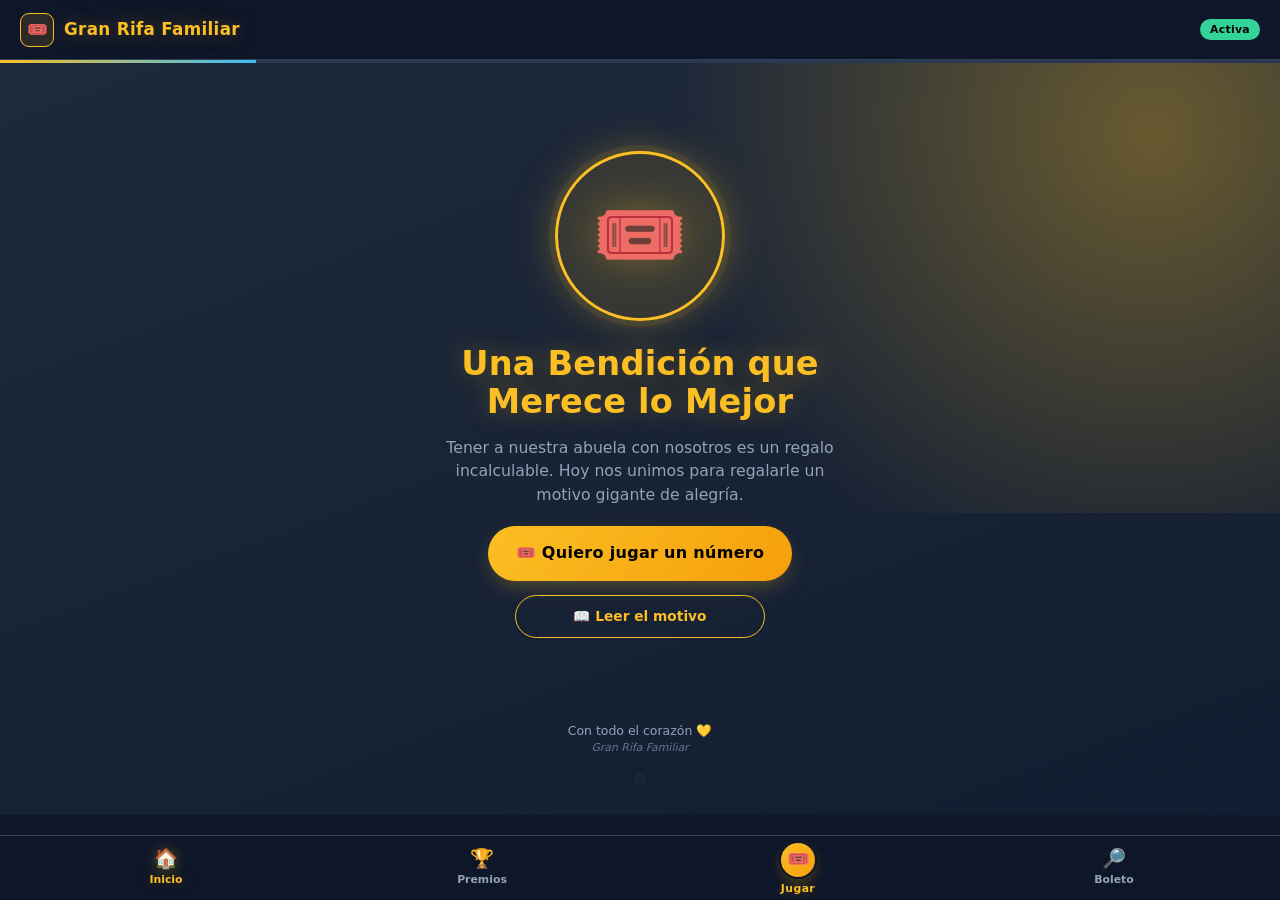
<file: index.html>
<!DOCTYPE html>
<html lang="es">
<head>
    <meta charset="UTF-8">
    <meta name="viewport" content="width=device-width, initial-scale=1.0, maximum-scale=1.0, user-scalable=no, viewport-fit=cover">
    <meta name="theme-color" content="#fbbf24">
    <meta name="description" content="Rifa Familiar Pro Abuela · Una bendición que merece lo mejor.">

    <title>Rifa Familiar Pro Abuela</title>

    <link rel="manifest" href="pwa/manifest.json">
    <link rel="icon" href="data:image/svg+xml,%3Csvg xmlns='http://www.w3.org/2000/svg' viewBox='0 0 100 100'%3E%3Ctext y='.9em' font-size='90'%3E%F0%9F%8E%9F%EF%B8%8F%3C/text%3E%3C/svg%3E">

    <link rel="stylesheet" href="assets/css/base.css">
    <link rel="stylesheet" href="assets/css/plantillas.css">
</head>
<body data-page="index">

    <header class="fixed-header">
        <div class="header-brand">
            <div class="header-logo" data-theme="logo">🎟️</div>
            <div class="header-title" data-theme="rifa">Rifa Familiar Pro Abuela</div>
        </div>
        <span class="header-badge ok">Activa</span>
    </header>

    <div class="progress-bar-container">
        <div class="progress-bar-fill" style="width: 20%;"></div>
    </div>

    <main class="landing-main">

        <section class="landing-hero" id="inicio">
            <div class="landing-hero-glow"></div>

            <div class="landing-hero-content">

                <!-- Imagen circular tipo perfil (emoji o foto) -->
                <div class="landing-image" data-theme="landing-imagen">
                    <span class="landing-image-emoji">🎟️</span>
                </div>

                <h1 class="landing-title" data-theme="landing-titulo">
                    Una Bendición que Merece lo Mejor
                </h1>

                <p class="landing-sub" data-theme="landing-subtitulo">
                    Tener a nuestra abuela con nosotros es un regalo incalculable.
                    Hoy nos unimos para regalarle un motivo gigante de alegría.
                </p>

                <a href="rifas.html" class="landing-cta" data-theme="landing-cta-principal">
                    🎟️ Quiero jugar un número
                </a>

                <a href="motivo.html" class="landing-cta-secundario" data-theme="landing-cta-secundario">
                    📖 Leer el motivo
                </a>

            </div>

            <footer class="landing-footer">
                <p class="landing-firma">
                    Con todo el corazón 💛
                </p>
                <p class="landing-firma-sub" data-theme="rifa">
                    Rifa Familiar Pro Abuela
                </p>
                <a href="admin.html"
                   class="admin-hidden-btn"
                   aria-label="Acceso restringido"
                   title=""
                   rel="nofollow">⚙️</a>
            </footer>
        </section>

    </main>

    <nav class="fixed-bottom" aria-label="Navegación principal">

        <a href="index.html" class="nav-item active">
            <span>🏠</span>
            <span>Inicio</span>
        </a>

        <a href="premios.html" class="nav-item">
            <span>🏆</span>
            <span>Premios</span>
        </a>

        <a href="rifas.html" class="nav-item destacado">
            <span class="nav-icono-destacado">🎟️</span>
            <span class="nav-texto-destacado">Jugar</span>
        </a>

        <a href="boleto.html" class="nav-item">
            <span>🔎</span>
            <span>Boleto</span>
        </a>

    </nav>

    <script src="assets/js/ui.js"></script>
    <script src="assets/js/storage.js"></script>
    <script src="assets/js/theme.js"></script>

    <script>
    (function () {
        'use strict';

        function init() {
            try {
                if (window.Theme && Theme.nombreRifa) {
                    var nombre = Theme.nombreRifa();
                    if (nombre) document.title = nombre;
                }
            } catch (e) { /* silent */ }
        }

        if (document.readyState === 'loading') {
            document.addEventListener('DOMContentLoaded', init);
        } else {
            init();
        }
    })();
    </script>

    <style>
        /* ---------- MAIN ---------- */
        .landing-main {
            width: 100%;
            flex: 1;
            display: flex;
            flex-direction: column;
        }

        /* ============================================================
           HERO · 100% de pantalla entre header y nav
           ============================================================ */
        .landing-hero {
            position: relative;
            width: 100%;
            min-height: calc(100vh - var(--header-height) - var(--bottom-height) - 20px);
            min-height: calc(100dvh - var(--header-height) - var(--bottom-height) - 20px);
            display: flex;
            flex-direction: column;
            justify-content: center;
            align-items: center;
            padding: 24px 20px 20px;
            background: linear-gradient(160deg, var(--surface) 0%, var(--surface-2) 100%);
            overflow: hidden;
        }

        .landing-hero-glow {
            position: absolute;
            top: -40%;
            right: -40%;
            width: 100%;
            height: 100%;
            background: radial-gradient(circle, var(--accent-glow) 0%, transparent 65%);
            pointer-events: none;
            opacity: var(--glow-strength, 1);
        }

        .landing-hero-content {
            position: relative;
            z-index: 1;
            display: flex;
            flex-direction: column;
            align-items: center;
            text-align: center;
            gap: 14px;
            max-width: 400px;
            width: 100%;
            flex: 1;
            justify-content: center;
        }

        /* ============================================================
           IMAGEN CIRCULAR TIPO PERFIL
           Acepta emoji (por defecto) o foto de perfil (upload).
           La foto se recorta automáticamente en círculo con
           object-fit: cover, sin importar si es cuadrada o rectangular.
           ============================================================ */
        .landing-image {
            width: 140px;
            height: 140px;
            border-radius: 50%;                     /* 🆕 circular */
            background: var(--accent-soft);
            border: 3px solid var(--accent);        /* borde más grueso */
            display: flex;
            align-items: center;
            justify-content: center;
            overflow: hidden;
            box-shadow:
                0 0 0 6px rgba(251, 191, 36, 0.08),   /* halo suave */
                0 0 40px var(--accent-glow);           /* glow */
            flex-shrink: 0;
            margin-bottom: 6px;
            position: relative;
        }

        /* Cuando hay imagen subida (foto de la abuela) */
        .landing-image img {
            width: 100%;
            height: 100%;
            object-fit: cover;                     /* recorta en círculo */
            object-position: center 30%;           /* centra el rostro arriba */
            display: block;
        }

        /* Cuando es emoji (por defecto) */
        .landing-image-emoji {
            font-size: 4rem;
            line-height: 1;
            filter: drop-shadow(0 0 22px var(--accent-glow));
            animation: floatEmoji 3.2s ease-in-out infinite;
        }
        @keyframes floatEmoji {
            0%, 100% { transform: translateY(0); }
            50%      { transform: translateY(-6px); }
        }

        /* ---------- TÍTULO ---------- */
        .landing-title {
            font-size: 1.7rem;
            font-weight: 900;
            color: var(--accent);
            line-height: 1.15;
            font-family: var(--font-heading);
            text-shadow: 0 0 26px var(--accent-glow);
            letter-spacing: 0.2px;
            max-width: 340px;
            margin-top: 4px;
        }

        /* ---------- SUBTÍTULO ---------- */
        .landing-sub {
            font-size: 0.88rem;
            color: var(--muted);
            line-height: 1.5;
            max-width: 340px;
            margin-bottom: 6px;
        }

        /* ---------- BOTÓN PRINCIPAL ---------- */
        .landing-cta {
            display: inline-flex;
            align-items: center;
            justify-content: center;
            gap: 8px;
            background: linear-gradient(135deg, var(--accent), #f59e0b);
            color: var(--accent-text);
            padding: 16px 28px;
            border-radius: 999px;
            font-weight: 900;
            font-size: 1rem;
            text-decoration: none;
            box-shadow: 0 8px 22px -6px var(--accent-glow);
            transition: transform 0.15s, box-shadow 0.2s;
            letter-spacing: 0.3px;
            min-width: 250px;
            max-width: 100%;
            font-family: inherit;
        }
        .landing-cta:active {
            transform: scale(0.97);
            box-shadow: 0 4px 14px -4px var(--accent-glow);
        }

        /* ---------- BOTÓN SECUNDARIO ---------- */
        .landing-cta-secundario {
            display: inline-flex;
            align-items: center;
            justify-content: center;
            gap: 6px;
            background: transparent;
            color: var(--accent);
            padding: 11px 22px;
            border-radius: 999px;
            font-weight: 800;
            font-size: 0.86rem;
            text-decoration: none;
            border: 1.5px solid var(--accent);
            transition: all 0.2s;
            min-width: 250px;
            max-width: 100%;
            font-family: inherit;
        }
        .landing-cta-secundario:active {
            background: var(--accent-soft);
            transform: scale(0.98);
        }

        /* ============================================================
           FOOTER
           ============================================================ */
        .landing-footer {
            position: relative;
            z-index: 1;
            margin-top: 18px;
            display: flex;
            flex-direction: column;
            align-items: center;
            gap: 2px;
            text-align: center;
        }

        .landing-firma {
            font-size: 0.78rem;
            color: var(--muted);
            line-height: 1.3;
        }

        .landing-firma-sub {
            font-size: 0.68rem;
            color: var(--muted-2);
            font-style: italic;
            line-height: 1.3;
        }

        /* ---------- ADMIN OCULTO ---------- */
        .admin-hidden-btn {
            display: inline-flex;
            align-items: center;
            justify-content: center;
            width: 32px;
            height: 32px;
            border-radius: 50%;
            font-size: 0.9rem;
            color: var(--muted-2);
            opacity: 0.15;
            transition: opacity 0.25s ease, transform 0.2s ease, background 0.2s ease;
            text-decoration: none;
            user-select: none;
            -webkit-user-select: none;
            -webkit-tap-highlight-color: transparent;
            margin-top: 6px;
        }
        .admin-hidden-btn:hover,
        .admin-hidden-btn:active {
            opacity: 1;
            background: var(--accent-soft);
            transform: scale(1.1);
        }

        /* ============================================================
           RESPONSIVE
           ============================================================ */
        @media (min-width: 640px) {
            .landing-title    { font-size: 2.1rem; max-width: 440px; }
            .landing-sub      { font-size: 0.98rem; max-width: 420px; }
            .landing-image    { width: 170px; height: 170px; }
            .landing-image-emoji { font-size: 4.8rem; }
        }

        /* ============================================================
           PLANTILLA CLÁSICO
           ============================================================ */
        body.plantilla-clasico .landing-hero {
            background: linear-gradient(160deg, #ffffff 0%, #fef3c7 100%);
        }
        body.plantilla-clasico .landing-image {
            background: #ffffff;
            border-width: 4px;
        }
        body.plantilla-clasico .landing-title {
            text-shadow: none;
        }
        body.plantilla-clasico .landing-cta-secundario {
            border-width: 2px;
        }

        /* ============================================================
           PLANTILLA MINIMAL
           ============================================================ */
        body.plantilla-minimal .landing-hero {
            background: var(--surface);
            border-top: 1px solid var(--border);
            border-bottom: 1px solid var(--border);
        }
        body.plantilla-minimal .landing-hero-glow {
            display: none;
        }
        body.plantilla-minimal .landing-title {
            text-shadow: none;
            color: var(--text);
        }
        body.plantilla-minimal .landing-image {
            box-shadow: none;
            border-width: 1px;
            border-color: var(--border);
            background: var(--surface-2);
        }
        body.plantilla-minimal .landing-image-emoji {
            filter: none;
            animation: none;
        }
        body.plantilla-minimal .landing-cta {
            background: var(--accent);
            box-shadow: none;
            border-radius: var(--radius-sm);
        }
        body.plantilla-minimal .landing-cta-secundario {
            border-color: var(--border);
            color: var(--muted);
            border-radius: var(--radius-sm);
        }

        /* ============================================================
           PLANTILLA NEÓN
           ============================================================ */
        body.plantilla-neon .landing-title {
            text-transform: uppercase;
            letter-spacing: 1.2px;
            animation: neonPulse 3s ease-in-out infinite;
        }
        body.plantilla-neon .landing-image {
            box-shadow:
                0 0 0 6px rgba(255, 45, 149, 0.15),
                0 0 40px var(--accent-glow);
        }
        body.plantilla-neon .landing-cta {
            text-transform: uppercase;
            letter-spacing: 0.8px;
            font-size: 0.92rem;
        }
        body.plantilla-neon .landing-cta-secundario {
            text-transform: uppercase;
            letter-spacing: 0.6px;
        }
        @keyframes neonPulse {
            0%, 100% { text-shadow: 0 0 18px var(--accent-glow); }
            50%      { text-shadow: 0 0 32px var(--accent-glow), 0 0 60px var(--accent-glow); }
        }
    </style>

</body>
</html>
</file>
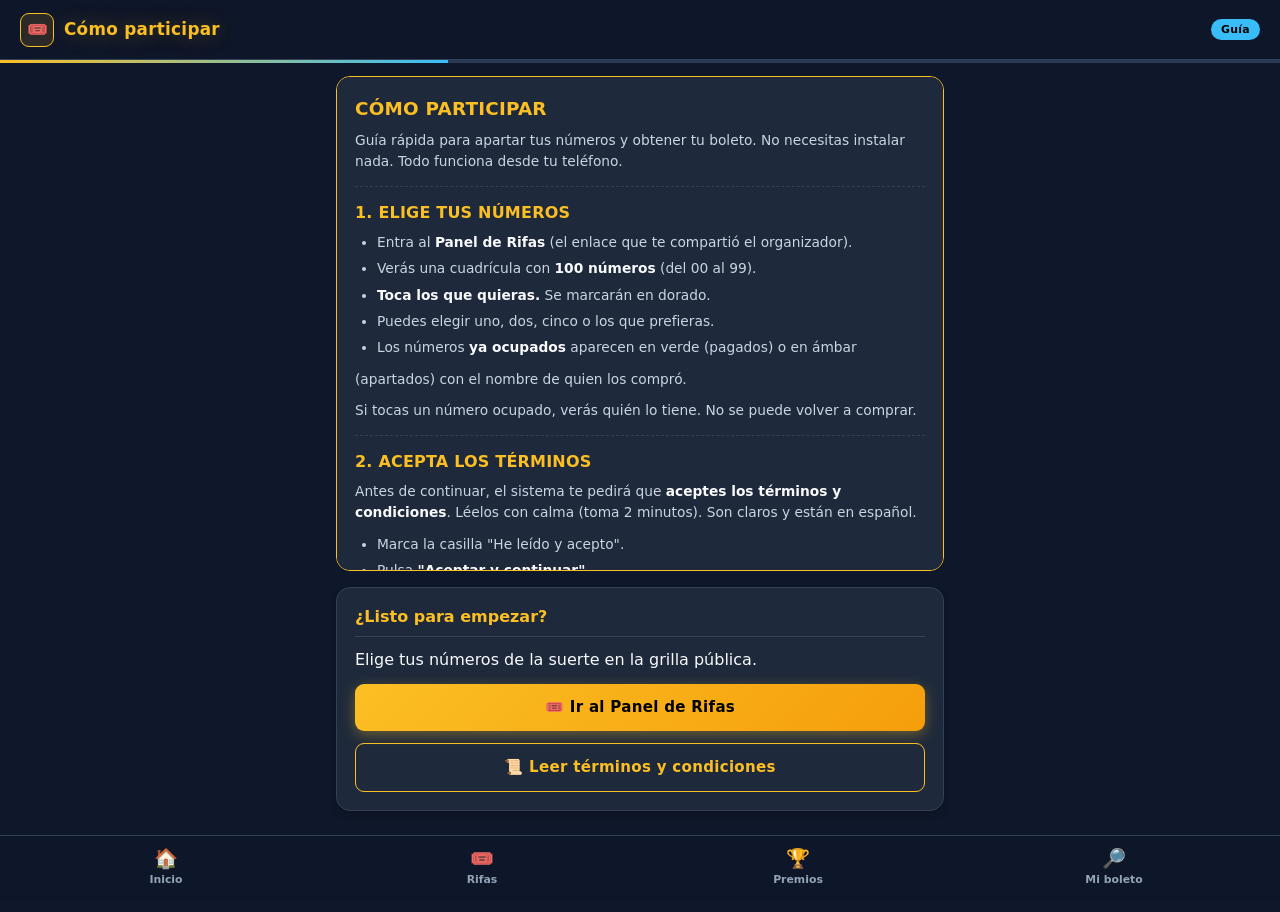
<file: instrucciones.html>
<!DOCTYPE html>
<html lang="es">
<head>
    <meta charset="UTF-8">
    <meta name="viewport" content="width=device-width, initial-scale=1.0, maximum-scale=1.0, user-scalable=no, viewport-fit=cover">
    <meta name="theme-color" content="#fbbf24">
    <meta name="description" content="Guía paso a paso para participar en la rifa.">

    <title>Instrucciones · <span data-theme="rifa">Cargando…</span></title>

    <link rel="manifest" href="pwa/manifest.json">
    <link rel="icon" href="data:image/svg+xml,%3Csvg xmlns='http://www.w3.org/2000/svg' viewBox='0 0 100 100'%3E%3Ctext y='.9em' font-size='90'%3E%F0%9F%93%98%3C/text%3E%3C/svg%3E">

    <link rel="stylesheet" href="assets/css/base.css">
    <link rel="stylesheet" href="assets/css/plantillas.css">
</head>
<body data-page="instrucciones">

    <header class="fixed-header">
        <div class="header-brand">
            <div class="header-logo" data-theme="logo">📘</div>
            <div class="header-title">Cómo participar</div>
        </div>
        <span class="header-badge info">Guía</span>
    </header>

    <div class="progress-bar-container">
        <div class="progress-bar-fill" style="width: 35%;"></div>
    </div>

    <main class="main-container">

        <div class="terms-box" id="instrucciones-box" aria-live="polite">
            <p class="empty-msg">Cargando instrucciones…</p>
        </div>

        <section class="motivo-cta">
            <h3>¿Listo para empezar?</h3>
            <p>Elige tus números de la suerte en la grilla pública.</p>
            <a href="rifas.html" class="btn-accion" style="text-decoration: none;">
                🎟️ Ir al Panel de Rifas
            </a>
            <a href="terminos.html" class="btn-accion btn-ghost" style="text-decoration: none;">
                📜 Leer términos y condiciones
            </a>
        </section>

    </main>

    <nav class="fixed-bottom" aria-label="Navegación principal">
        <a href="index.html" class="nav-item">
            <span>🏠</span><span>Inicio</span>
        </a>
        <a href="rifas.html" class="nav-item">
            <span>🎟️</span><span>Rifas</span>
        </a>
        <a href="premios.html" class="nav-item">
            <span>🏆</span><span>Premios</span>
        </a>
        <a href="boleto.html" class="nav-item">
            <span>🔎</span><span>Mi boleto</span>
        </a>
    </nav>

    <script src="assets/js/ui.js"></script>
    <script src="assets/js/storage.js"></script>
    <script src="assets/js/md.js"></script>
    <script src="assets/js/theme.js"></script>

    <script>
    (function () {
        'use strict';
        var U     = window.UI;
        var Store = window.Store;
        var MD    = window.MD;
        var Theme = window.Theme;

        var el = {};

        function init() {
            el.instruccionesBox = U.$('#instrucciones-box');

            try {
                document.title = 'Instrucciones · ' + Theme.nombreRifa();
            } catch (e) { /* silent */ }

            if (U.getParam('embed') === '1') activarModoEmbed();

            MD.cargarEnDOM('content/instrucciones.md', el.instruccionesBox, 'instrucciones')
                .then(function (ok) {
                    if (!ok) U.toast('No se pudieron cargar las instrucciones.', 'danger');
                })
                .catch(function (err) {
                    U.warn('Error cargando instrucciones:', err);
                });
        }

        function activarModoEmbed() {
            document.body.classList.add('embed-mode');
            if (U.$('.embed-close-btn')) return;
            var btn = document.createElement('button');
            btn.type = 'button';
            btn.className = 'embed-close-btn';
            btn.textContent = '← Volver al Panel';
            btn.addEventListener('click', function () {
                if (window.parent && window.parent !== window) {
                    try {
                        window.parent.postMessage({ tipo: 'cerrar-embed' }, '*');
                        return;
                    } catch (e) { /* fallback */ }
                }
                location.href = 'admin.html';
            });
            document.body.appendChild(btn);
        }

        if (document.readyState === 'loading') {
            document.addEventListener('DOMContentLoaded', init);
        } else {
            init();
        }
    })();
    </script>

</body>
</html>
</file>
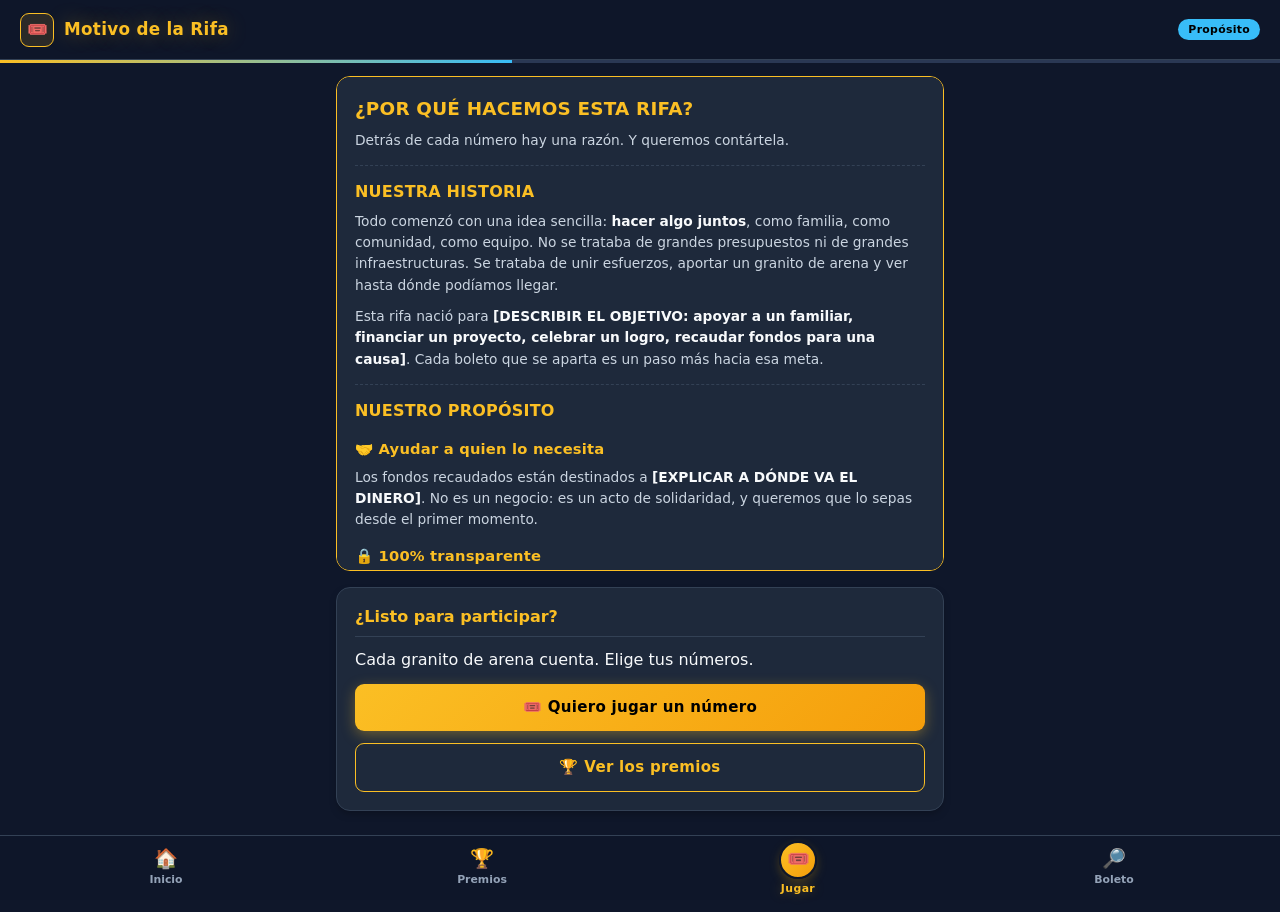
<file: motivo.html>
<!DOCTYPE html>
<html lang="es">
<head>
    <meta charset="UTF-8">
    <meta name="viewport" content="width=device-width, initial-scale=1.0, maximum-scale=1.0, user-scalable=no, viewport-fit=cover">
    <meta name="theme-color" content="#fbbf24">
    <meta name="description" content="Conoce el motivo y propósito de esta rifa.">

    <title>Motivo · <span data-theme="rifa">Cargando…</span></title>

    <link rel="manifest" href="pwa/manifest.json">
    <link rel="icon" href="data:image/svg+xml,%3Csvg xmlns='http://www.w3.org/2000/svg' viewBox='0 0 100 100'%3E%3Ctext y='.9em' font-size='90'%3E%F0%9F%92%A1%3C/text%3E%3C/svg%3E">

    <link rel="stylesheet" href="assets/css/base.css">
    <link rel="stylesheet" href="assets/css/plantillas.css">
</head>
<body data-page="motivo">

    <header class="fixed-header">
        <div class="header-brand">
            <div class="header-logo" data-theme="logo">💡</div>
            <div class="header-title">Motivo de la Rifa</div>
        </div>
        <span class="header-badge info">Propósito</span>
    </header>

    <div class="progress-bar-container">
        <div class="progress-bar-fill" style="width: 40%;"></div>
    </div>

    <main class="main-container">

        <div class="terms-box" id="motivo-box" aria-live="polite">
            <p class="empty-msg">Cargando motivo…</p>
        </div>

        <section class="motivo-cta">
            <h3>¿Listo para participar?</h3>
            <p>Cada granito de arena cuenta. Elige tus números.</p>
            <a href="rifas.html" class="btn-accion" style="text-decoration: none;">
                🎟️ Quiero jugar un número
            </a>
            <a href="premios.html" class="btn-accion btn-ghost" style="text-decoration: none;">
                🏆 Ver los premios
            </a>
        </section>

    </main>

    <!-- ============================================================
         NAV INFERIOR · JUGAR DESTACADO
         ============================================================ -->
    <nav class="fixed-bottom" aria-label="Navegación principal">

        <a href="index.html" class="nav-item">
            <span>🏠</span>
            <span>Inicio</span>
        </a>

        <a href="premios.html" class="nav-item">
            <span>🏆</span>
            <span>Premios</span>
        </a>

        <a href="rifas.html" class="nav-item destacado">
            <span class="nav-icono-destacado">🎟️</span>
            <span class="nav-texto-destacado">Jugar</span>
        </a>

        <a href="boleto.html" class="nav-item">
            <span>🔎</span>
            <span>Boleto</span>
        </a>

    </nav>

    <script src="assets/js/ui.js"></script>
    <script src="assets/js/storage.js"></script>
    <script src="assets/js/md.js"></script>
    <script src="assets/js/theme.js"></script>

    <script>
    (function () {
        'use strict';
        var U     = window.UI;
        var Store = window.Store;
        var MD    = window.MD;
        var Theme = window.Theme;

        var el = {};

        function init() {
            el.motivoBox = U.$('#motivo-box');

            try {
                document.title = 'Motivo · ' + Theme.nombreRifa();
            } catch (e) { /* silent */ }

            if (U.getParam('embed') === '1') activarModoEmbed();

            MD.cargarEnDOM('content/motivo.md', el.motivoBox, 'motivo')
                .then(function (ok) {
                    if (!ok) U.toast('No se pudo cargar el motivo.', 'danger');
                })
                .catch(function (err) {
                    U.warn('Error cargando motivo:', err);
                });
        }

        function activarModoEmbed() {
            document.body.classList.add('embed-mode');
            if (U.$('.embed-close-btn')) return;
            var btn = document.createElement('button');
            btn.type = 'button';
            btn.className = 'embed-close-btn';
            btn.textContent = '← Volver al Panel';
            btn.addEventListener('click', function () {
                if (window.parent && window.parent !== window) {
                    try {
                        window.parent.postMessage({ tipo: 'cerrar-embed' }, '*');
                        return;
                    } catch (e) { /* fallback */ }
                }
                location.href = 'admin.html';
            });
            document.body.appendChild(btn);
        }

        if (document.readyState === 'loading') {
            document.addEventListener('DOMContentLoaded', init);
        } else {
            init();
        }
    })();
    </script>

</body>
</html>
</file>
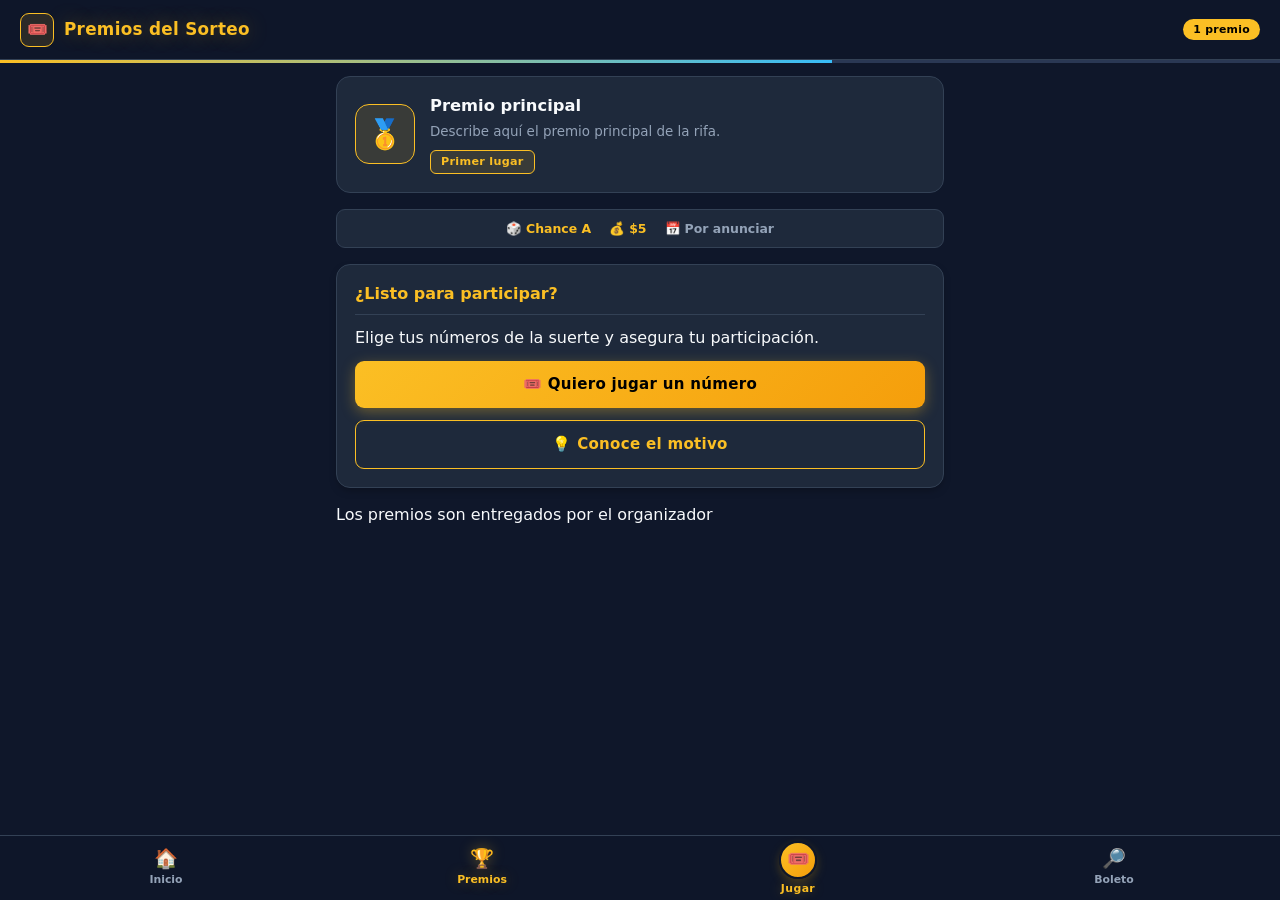
<file: premios.html>
<!DOCTYPE html>
<html lang="es">
<head>
    <meta charset="UTF-8">
    <meta name="viewport" content="width=device-width, initial-scale=1.0, maximum-scale=1.0, user-scalable=no, viewport-fit=cover">
    <meta name="theme-color" content="#fbbf24">
    <meta name="description" content="Premios del sorteo.">

    <title>Premios del Sorteo · <span data-theme="rifa">Cargando…</span></title>

    <link rel="manifest" href="pwa/manifest.json">
    <link rel="icon" href="data:image/svg+xml,%3Csvg xmlns='http://www.w3.org/2000/svg' viewBox='0 0 100 100'%3E%3Ctext y='.9em' font-size='90'%3E%F0%9F%8F%86%3C/text%3E%3C/svg%3E">

    <link rel="stylesheet" href="assets/css/base.css">
    <link rel="stylesheet" href="assets/css/plantillas.css">
</head>
<body data-page="premios">

    <!-- HEADER -->
    <header class="fixed-header">
        <div class="header-brand">
            <div class="header-logo" data-theme="logo">🏆</div>
            <div class="header-title">Premios del Sorteo</div>
        </div>
        <span class="header-badge warn" id="badge-total-premios">Incentivos</span>
    </header>

    <div class="progress-bar-container">
        <div class="progress-bar-fill" style="width: 65%;"></div>
    </div>

    <main class="main-container">

        <!-- Lista de premios -->
        <div class="premios-grid" id="premios-grid">
            <p class="empty-msg">Cargando premios…</p>
        </div>

        <!-- Info compacta en una línea -->
        <section class="premios-info-line">
            <span>🎲 <strong data-theme="loteria">Chance A</strong></span>
            <span>💰 <strong data-theme="monto">$5</strong></span>
            <span>📅 <span data-theme="fecha-sorteo-humana">Por anunciar</span></span>
        </section>

        <!-- CTA -->
        <section class="motivo-cta">
            <h3>¿Listo para participar?</h3>
            <p>Elige tus números de la suerte y asegura tu participación.</p>
            <a href="rifas.html" class="btn-accion" style="text-decoration: none;">
                🎟️ Quiero jugar un número
            </a>
            <a href="motivo.html" class="btn-accion btn-ghost" style="text-decoration: none;">
                💡 Conoce el motivo
            </a>
        </section>

        <p class="motivo-firma">Los premios son entregados por el organizador</p>

    </main>

    <!-- ============================================================
         NAV INFERIOR · JUGAR DESTACADO (late fuerte porque NO estás aquí)
         ============================================================ -->
    <nav class="fixed-bottom" aria-label="Navegación principal">

        <a href="index.html" class="nav-item">
            <span>🏠</span>
            <span>Inicio</span>
        </a>

        <a href="premios.html" class="nav-item active">
            <span>🏆</span>
            <span>Premios</span>
        </a>

        <a href="rifas.html" class="nav-item destacado">
            <span class="nav-icono-destacado">🎟️</span>
            <span class="nav-texto-destacado">Jugar</span>
        </a>

        <a href="boleto.html" class="nav-item">
            <span>🔎</span>
            <span>Boleto</span>
        </a>

    </nav>

    <script src="assets/js/ui.js"></script>
    <script src="assets/js/storage.js"></script>
    <script src="assets/js/theme.js"></script>

    <script>
    (function () {
        'use strict';

        var U     = window.UI;
        var Store = window.Store;
        var Theme = window.Theme;

        var MEDALLAS = { 1: '🥇', 2: '🥈', 3: '🥉' };
        var ETIQUETAS = { 1: 'Primer lugar', 2: 'Segundo lugar', 3: 'Tercer lugar' };

        function init() {
            try {
                document.title = 'Premios del Sorteo · ' + Theme.nombreRifa();
            } catch (e) { /* silent */ }

            if (U.getParam('embed') === '1') activarModoEmbed();
            renderizarPremios();
        }

        function renderizarPremios() {
            var grid = U.$('#premios-grid');
            if (!grid) return;

            var cfg = Store.leerConfig();
            var premios = (cfg && Array.isArray(cfg.premios)) ? cfg.premios : [];

            var badge = U.$('#badge-total-premios');
            if (badge) {
                badge.textContent = premios.length === 1
                    ? '1 premio'
                    : premios.length + ' premios';
            }

            if (premios.length === 0) {
                grid.innerHTML = [
                    '<div class="panel-control" style="text-align:center;">',
                        '<p class="empty-msg">',
                            '🎁 Aún no hay premios configurados.<br>',
                            'El organizador los añadirá pronto.',
                        '</p>',
                    '</div>'
                ].join('');
                return;
            }

            var ordenados = premios.slice().sort(function (a, b) {
                return (a.puesto || 99) - (b.puesto || 99);
            });

            grid.innerHTML = '';
            ordenados.forEach(function (premio) {
                grid.appendChild(construirCardPremio(premio));
            });
        }

        function construirCardPremio(premio) {
            var puesto = parseInt(premio.puesto, 10) || 0;

            var card = document.createElement('article');
            card.className = 'premio-card';

            var iconEl = document.createElement('div');
            iconEl.className = 'premio-icon';

            if (premio.imagen && String(premio.imagen).indexOf('data:image') === 0) {
                var img = document.createElement('img');
                img.src = premio.imagen;
                img.alt = premio.titulo || 'Premio';
                img.loading = 'lazy';
                img.onerror = function () {
                    iconEl.innerHTML = U.escapeHtml(MEDALLAS[puesto] || '🏆');
                };
                iconEl.appendChild(img);
            } else {
                iconEl.textContent = MEDALLAS[puesto] || '🏆';
            }

            var details = document.createElement('div');
            details.className = 'premio-details';

            var titulo = document.createElement('h3');
            titulo.textContent = premio.titulo || 'Premio';
            details.appendChild(titulo);

            if (premio.descripcion) {
                var desc = document.createElement('p');
                desc.textContent = premio.descripcion;
                details.appendChild(desc);
            }

            var tag = document.createElement('span');
            tag.className = 'premio-tag';
            tag.textContent = ETIQUETAS[puesto] ||
                (puesto > 0 ? 'Puesto ' + puesto : 'Premio');
            details.appendChild(tag);

            card.appendChild(iconEl);
            card.appendChild(details);

            return card;
        }

        function activarModoEmbed() {
            document.body.classList.add('embed-mode');
            if (U.$('.embed-close-btn')) return;

            var btn = document.createElement('button');
            btn.type = 'button';
            btn.className = 'embed-close-btn';
            btn.textContent = '← Volver al Panel';
            btn.addEventListener('click', function () {
                if (window.parent && window.parent !== window) {
                    try {
                        window.parent.postMessage({ tipo: 'cerrar-embed' }, '*');
                        return;
                    } catch (e) { /* fallback */ }
                }
                location.href = 'admin.html';
            });
            document.body.appendChild(btn);
        }

        if (document.readyState === 'loading') {
            document.addEventListener('DOMContentLoaded', init);
        } else {
            init();
        }

    })();
    </script>

    <style>
        /* Info compacta en una línea (reemplaza el banner redundante) */
        .premios-info-line {
            display: flex;
            flex-wrap: wrap;
            gap: 10px 18px;
            justify-content: center;
            align-items: center;
            background: var(--surface);
            border: 1px solid var(--border);
            border-radius: var(--radius-sm);
            padding: 10px 14px;
            font-size: 0.78rem;
            color: var(--muted);
            font-weight: 600;
        }
        .premios-info-line strong {
            color: var(--accent);
            font-weight: 800;
        }
        .premios-info-line span {
            display: inline-flex;
            align-items: center;
            gap: 4px;
            white-space: nowrap;
        }

        /* Adaptaciones por plantilla */
        body.plantilla-clasico .premios-info-line {
            background: #ffffff;
            border-width: 2px;
        }
        body.plantilla-minimal .premios-info-line {
            background: var(--surface);
            box-shadow: none;
        }
    </style>

</body>
</html>
</file>
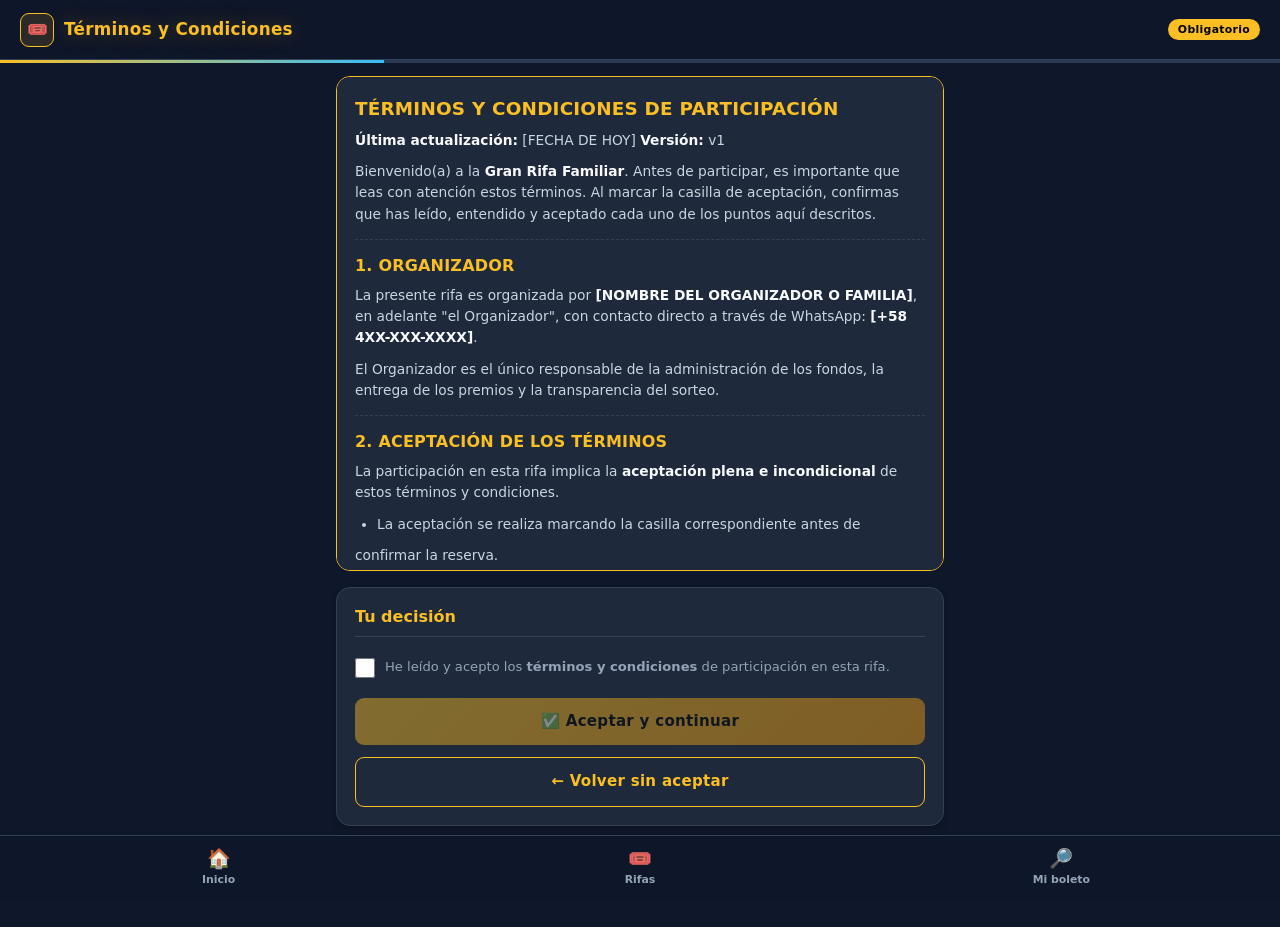
<file: terminos.html>
<!DOCTYPE html>
<html lang="es">
<head>
    <meta charset="UTF-8">
    <meta name="viewport" content="width=device-width, initial-scale=1.0, maximum-scale=1.0, user-scalable=no, viewport-fit=cover">
    <meta name="theme-color" content="#fbbf24">
    <meta name="description" content="Términos y condiciones de participación en la rifa.">

    <title>Términos y Condiciones · <span data-theme="rifa">Cargando…</span></title>

    <link rel="manifest" href="pwa/manifest.json">
    <link rel="icon" href="data:image/svg+xml,%3Csvg xmlns='http://www.w3.org/2000/svg' viewBox='0 0 100 100'%3E%3Ctext y='.9em' font-size='90'%3E%F0%9F%93%9C%3C/text%3E%3C/svg%3E">

    <link rel="stylesheet" href="assets/css/base.css">
    <link rel="stylesheet" href="assets/css/plantillas.css">
</head>
<body data-page="terminos">

    <header class="fixed-header">
        <div class="header-brand">
            <div class="header-logo" data-theme="logo">📜</div>
            <div class="header-title">Términos y Condiciones</div>
        </div>
        <span class="header-badge warn">Obligatorio</span>
    </header>

    <div class="progress-bar-container">
        <div class="progress-bar-fill" style="width: 30%;"></div>
    </div>

    <main class="main-container">

        <!-- Contenido .md -->
        <div class="terms-box" id="terminos-box" aria-live="polite">
            <p class="empty-msg">Cargando términos…</p>
        </div>

        <!-- Panel de aceptación -->
        <section class="panel-control" id="panel-aceptar">
            <h3>Tu decisión</h3>

            <label class="check-row" for="chk-terminos">
                <input type="checkbox" id="chk-terminos">
                <span>
                    He leído y acepto los <strong>términos y condiciones</strong> de
                    participación en esta rifa.
                </span>
            </label>

            <div id="aviso-aceptado" class="hidden" style="
                background: var(--ok-soft);
                border: 1px solid rgba(52,211,153,0.4);
                border-radius: var(--radius-sm);
                padding: 10px 14px;
                color: var(--ok);
                font-weight: 700;
                font-size: 0.82rem;
                line-height: 1.45;
            ">
                ✅ Ya aceptaste estos términos el <span id="fecha-aceptado">—</span>
            </div>

            <button type="button" class="btn-accion" id="btn-aceptar" disabled>
                ✅ Aceptar y continuar
            </button>

            <button type="button" class="btn-accion btn-ghost" id="btn-cancelar">
                ← Volver sin aceptar
            </button>
        </section>

    </main>

    <nav class="fixed-bottom" aria-label="Navegación principal">
        <a href="index.html" class="nav-item">
            <span>🏠</span><span>Inicio</span>
        </a>
        <a href="rifas.html" class="nav-item">
            <span>🎟️</span><span>Rifas</span>
        </a>
        <a href="boleto.html" class="nav-item">
            <span>🔎</span><span>Mi boleto</span>
        </a>
    </nav>

    <script src="assets/js/ui.js"></script>
    <script src="assets/js/storage.js"></script>
    <script src="assets/js/md.js"></script>
    <script src="assets/js/theme.js"></script>

    <script>
    (function () {
        'use strict';

        var U     = window.UI;
        var Store = window.Store;
        var MD    = window.MD;
        var Theme = window.Theme;

        var el = {};

        function init() {
            cachearElementos();

            try {
                document.title = 'Términos y Condiciones · ' + Theme.nombreRifa();
            } catch (e) { /* silent */ }

            if (U.getParam('embed') === '1') {
                activarModoEmbed();
            }

            cargarTerminos();
            revisarAceptacionPrevia();
            bindEventos();
        }

        function cachearElementos() {
            el.terminosBox    = U.$('#terminos-box');
            el.chk            = U.$('#chk-terminos');
            el.btnAceptar     = U.$('#btn-aceptar');
            el.btnCancelar    = U.$('#btn-cancelar');
            el.avisoAceptado  = U.$('#aviso-aceptado');
            el.fechaAceptado  = U.$('#fecha-aceptado');
        }

        function cargarTerminos() {
            MD.cargarEnDOM('content/terminos.md', el.terminosBox, 'terminos')
                .then(function (ok) {
                    if (!ok) U.toast('No se pudieron cargar los términos.', 'danger');
                })
                .catch(function (err) {
                    U.warn('Error cargando términos:', err);
                    U.toast('Error al cargar el contenido.', 'danger');
                });
        }

        function revisarAceptacionPrevia() {
            var aceptado = Store.leerTerminosAceptados();
            if (aceptado && aceptado.version) {
                if (el.avisoAceptado) el.avisoAceptado.classList.remove('hidden');
                if (el.fechaAceptado) el.fechaAceptado.textContent = U.fechaHumana(aceptado.fecha);
                if (el.chk) el.chk.checked = true;
                actualizarBoton();
            }
        }

        function actualizarBoton() {
            if (!el.btnAceptar || !el.chk) return;
            el.btnAceptar.disabled = !el.chk.checked;
        }

        function aceptarTerminos() {
            if (!el.chk || !el.chk.checked) {
                U.toast('Marca la casilla para continuar.', 'warn');
                return;
            }

            var cfg = Store.leerConfig();
            var version = cfg.terminosVersion || 'v1';

            Store.guardarTerminosAceptados(version);

            try {
                sessionStorage.setItem('rifa_recargar', '1');
            } catch (e) { /* silent */ }

            U.toast('✅ Términos aceptados. Redirigiendo…', 'ok', 1400);

            var destino = U.getParam('return') || 'rifas.html';
            setTimeout(function () {
                location.href = destino;
            }, 500);
        }

        function cancelar() {
            var destino = U.getParam('return') || 'index.html';
            location.href = destino;
        }

        function bindEventos() {
            if (el.chk) el.chk.addEventListener('change', actualizarBoton);
            if (el.btnAceptar) el.btnAceptar.addEventListener('click', aceptarTerminos);
            if (el.btnCancelar) el.btnCancelar.addEventListener('click', cancelar);
        }

        function activarModoEmbed() {
            document.body.classList.add('embed-mode');
            if (U.$('.embed-close-btn')) return;
            var btn = document.createElement('button');
            btn.type = 'button';
            btn.className = 'embed-close-btn';
            btn.textContent = '← Volver al Panel';
            btn.addEventListener('click', function () {
                if (window.parent && window.parent !== window) {
                    try {
                        window.parent.postMessage({ tipo: 'cerrar-embed' }, '*');
                        return;
                    } catch (e) { /* fallback */ }
                }
                location.href = 'admin.html';
            });
            document.body.appendChild(btn);
        }

        if (document.readyState === 'loading') {
            document.addEventListener('DOMContentLoaded', init);
        } else {
            init();
        }
    })();
    </script>

</body>
</html>
</file>
<file: assets/css/base.css>
/* ============================================================
   MOTOR DE RIFAS · assets/css/base.css
   ADN visual · Reset + variables + estructura + componentes
   Marco: CCG-IA v1.0.0 · Autor: Felix
   ============================================================ */

/* ============================================================
   1. RESET
   ============================================================ */
*, *::before, *::after {
    box-sizing: border-box;
    margin: 0;
    padding: 0;
    -webkit-tap-highlight-color: transparent;
}

html { -webkit-text-size-adjust: 100%; }

img, svg, video { max-width: 100%; display: block; }

button, input, select, textarea {
    font: inherit;
    color: inherit;
    background: none;
    border: none;
    outline: none;
}

button { cursor: pointer; }

a { color: inherit; text-decoration: none; }

/* ============================================================
   2. VARIABLES GLOBALES
   El motor de tema (theme.js) sobrescribe --accent, --sky y
   --font-family cuando el admin cambia la configuración.
   ============================================================ */
:root {
    /* --- Fondos y superficies --- */
    --bg:            #0f172a;
    --surface:       #1e293b;
    --surface-2:     #131d31;
    --surface-hover: #273449;

    /* --- Acento principal (configurable) --- */
    --accent:        #fbbf24;
    --accent-glow:   rgba(251, 191, 36, 0.35);
    --accent-soft:   rgba(251, 191, 36, 0.12);
    --accent-text:   #000000;

    /* --- Acento secundario (configurable) --- */
    --sky:           #38bdf8;
    --sky-glow:      rgba(56, 189, 248, 0.35);
    --sky-soft:      rgba(56, 189, 248, 0.12);

    /* --- Estados --- */
    --ok:            #34d399;
    --ok-glow:       rgba(52, 211, 153, 0.35);
    --ok-soft:       rgba(52, 211, 153, 0.14);

    --warn:          #fbbf24;
    --warn-glow:     rgba(251, 191, 36, 0.35);
    --warn-soft:     rgba(251, 191, 36, 0.14);

    --danger:        #f87171;
    --danger-glow:   rgba(248, 113, 113, 0.30);
    --danger-soft:   rgba(248, 113, 113, 0.14);

    --pink:          #f472b6;

    /* --- Textos --- */
    --text:          #f8fafc;
    --muted:         #94a3b8;
    --muted-2:       #64748b;

    /* --- Bordes --- */
    --border:        #334155;
    --border-soft:   #2a3854;

    /* --- Estructura --- */
    --header-height: 60px;
    --bottom-height: 65px;
    --radius:        14px;
    --radius-sm:     9px;
    --radius-lg:     22px;

    /* --- Tipografía (theme.js la sobrescribe) --- */
    --font-family:   system-ui, -apple-system, "Segoe UI", Roboto, sans-serif;
    --font-heading:  var(--font-family);

    /* --- Efectos de plantilla (plantillas.css los sobrescribe) --- */
    --card-border:   1.5px solid var(--accent);
    --card-shadow:   0 8px 22px -8px rgba(0, 0, 0, 0.5);
    --glow-strength: 1;
    --button-text:   #000000;
}

/* ============================================================
   3. ESTRUCTURA BASE
   ============================================================ */
html, body {
    background: var(--bg);
    color: var(--text);
    font-family: var(--font-family);
    font-size: 16px;
    line-height: 1.4;
}

body {
    min-height: 100vh;
    display: flex;
    flex-direction: column;
    padding-top: var(--header-height);
    padding-bottom: calc(var(--bottom-height) + 20px);
    transition: background 0.25s ease, color 0.25s ease;
}

body.no-scroll { overflow: hidden; }

/* ============================================================
   4. HEADER FIJO
   ============================================================ */
.fixed-header {
    position: fixed;
    top: 0; left: 0; right: 0;
    height: var(--header-height);
    background: rgba(15, 23, 42, 0.96);
    backdrop-filter: blur(12px);
    -webkit-backdrop-filter: blur(12px);
    border-bottom: 1px solid var(--border);
    display: flex;
    align-items: center;
    justify-content: space-between;
    padding: 0 20px;
    z-index: 1000;
}

.header-title {
    font-size: 1.05rem;
    font-weight: 800;
    color: var(--accent);
    font-family: var(--font-heading);
    display: flex;
    align-items: center;
    gap: 8px;
    text-shadow: 0 0 calc(20px * var(--glow-strength)) var(--accent-glow);
    letter-spacing: 0.2px;
}

.header-brand {
    display: flex;
    align-items: center;
    gap: 10px;
    min-width: 0;
}
.header-logo {
    width: 34px; height: 34px;
    border-radius: 9px;
    background: var(--accent-soft);
    border: 1px solid var(--accent);
    display: flex;
    align-items: center;
    justify-content: center;
    font-size: 1.05rem;
    overflow: hidden;
    flex-shrink: 0;
}
.header-logo img { width: 100%; height: 100%; object-fit: cover; }

.header-badge {
    background: var(--accent);
    color: var(--accent-text);
    font-size: 0.68rem;
    padding: 3px 10px;
    border-radius: 12px;
    font-weight: 800;
    letter-spacing: 0.3px;
    white-space: nowrap;
}
.header-badge.warn   { background: var(--warn);   color: #000; }
.header-badge.danger { background: var(--danger); color: #fff; }
.header-badge.info   { background: var(--sky);    color: #000; }
.header-badge.ok     { background: var(--ok);     color: #000; }

/* ============================================================
   5. BARRA DE PROGRESO
   ============================================================ */
.progress-bar-container {
    position: fixed;
    top: var(--header-height);
    left: 0; right: 0;
    height: 3px;
    background: var(--border-soft);
    z-index: 999;
}
.progress-bar-fill {
    height: 100%;
    background: linear-gradient(90deg, var(--accent), var(--sky));
    transition: width 0.35s ease;
}

/* ============================================================
   6. NAV INFERIOR FIJO
   ============================================================ */
.fixed-bottom {
    position: fixed;
    bottom: 0; left: 0; right: 0;
    height: var(--bottom-height);
    background: rgba(15, 23, 42, 0.96);
    backdrop-filter: blur(12px);
    -webkit-backdrop-filter: blur(12px);
    border-top: 1px solid var(--border);
    display: flex;
    justify-content: space-around;
    align-items: stretch;
    padding: 0 8px;
    padding-bottom: env(safe-area-inset-bottom, 0);
    z-index: 1000;
}
.nav-item {
    display: flex;
    flex-direction: column;
    align-items: center;
    justify-content: center;
    color: var(--muted);
    font-size: 0.68rem;
    font-weight: 700;
    gap: 4px;
    flex: 1;
    height: 100%;
    transition: color 0.2s, transform 0.15s;
}
.nav-item span:first-child { font-size: 1.2rem; line-height: 1; }
.nav-item.active {
    color: var(--accent);
    text-shadow: 0 0 14px var(--accent-glow);
}
.nav-item:active { transform: scale(0.94); }

/* ============================================================
   7. CONTENEDOR PRINCIPAL
   ============================================================ */
.main-container {
    padding: 16px;
    max-width: 640px;
    margin: 0 auto;
    width: 100%;
    flex: 1;
    display: flex;
    flex-direction: column;
    gap: 16px;
}

/* ============================================================
   8. TIPOGRAFÍA Y ETIQUETAS DE SECCIÓN
   ============================================================ */
.section-label {
    font-size: 0.76rem;
    font-weight: 800;
    color: var(--muted);
    text-transform: uppercase;
    letter-spacing: 1.2px;
    margin-top: 4px;
}
.section-label::before {
    content: '';
    display: inline-block;
    width: 6px; height: 6px;
    background: var(--accent);
    border-radius: 50%;
    margin-right: 8px;
    vertical-align: middle;
    box-shadow: 0 0 8px var(--accent-glow);
}

.text-ok     { color: var(--ok); }
.text-warn   { color: var(--warn); }
.text-danger { color: var(--danger); }
.text-sky    { color: var(--sky); }
.text-muted  { color: var(--muted); }
.text-center { text-align: center; }

/* ============================================================
   9. BANNER / HERO
   ============================================================ */
.banner, .welcome-card, .motivo-hero {
    background: linear-gradient(135deg, var(--surface) 0%, var(--surface-2) 100%);
    border: var(--card-border);
    border-radius: var(--radius-lg);
    padding: 22px 18px;
    text-align: center;
    position: relative;
    overflow: hidden;
    box-shadow: var(--card-shadow);
}
.banner::after, .welcome-card::after, .motivo-hero::after {
    content: '';
    position: absolute;
    top: -50%; right: -50%;
    width: 100%; height: 100%;
    background: radial-gradient(circle, var(--accent-glow) 0%, transparent 70%);
    pointer-events: none;
    opacity: var(--glow-strength);
}
.banner h1, .welcome-card h2, .motivo-hero h2 {
    font-size: 1.3rem;
    margin-bottom: 6px;
    color: var(--accent);
    font-family: var(--font-heading);
    position: relative;
    text-shadow: 0 0 calc(18px * var(--glow-strength)) var(--accent-glow);
}
.banner p, .welcome-card p, .motivo-hero p {
    color: var(--muted);
    font-size: 0.86rem;
    line-height: 1.5;
    position: relative;
}

.banner-link {
    display: inline-flex;
    align-items: center;
    gap: 6px;
    margin-top: 12px;
    padding: 8px 14px;
    background: var(--accent-soft);
    color: var(--accent);
    border: 1px solid var(--accent);
    border-radius: 20px;
    font-size: 0.8rem;
    font-weight: 700;
    transition: all 0.2s ease;
    position: relative;
}
.banner-link:hover, .banner-link:active {
    background: var(--accent);
    color: var(--accent-text);
    transform: translateY(-1px);
}

/* ============================================================
   10. MENÚ DE TARJETAS (index)
   ============================================================ */
.menu-grid {
    display: grid;
    grid-template-columns: 1fr;
    gap: 12px;
}
.menu-card {
    background: var(--surface);
    border: 1.5px solid var(--border);
    border-radius: var(--radius);
    padding: 18px 20px;
    display: flex;
    align-items: center;
    justify-content: space-between;
    transition: all 0.2s ease;
    box-shadow: 0 4px 10px -2px rgba(0, 0, 0, 0.3);
}
.menu-card:hover, .menu-card:active {
    background: var(--surface-hover);
    border-color: var(--accent);
    transform: translateY(-2px);
    box-shadow: 0 8px 18px -4px var(--accent-glow);
}
.menu-card-left { display: flex; align-items: center; gap: 15px; min-width: 0; }
.menu-icon {
    width: 46px; height: 46px;
    border-radius: 12px;
    background: var(--accent-soft);
    border: 1px solid var(--accent);
    display: flex;
    align-items: center;
    justify-content: center;
    font-size: 1.35rem;
    flex-shrink: 0;
}
.menu-info h3 { font-size: 1.02rem; font-weight: 700; margin-bottom: 3px; }
.menu-info p  { font-size: 0.78rem; color: var(--muted); }
.menu-arrow   { color: var(--accent); font-size: 1.5rem; font-weight: bold; }

/* ============================================================
   11. GRILLA DE 100 NÚMEROS (con etiqueta de nombre debajo)
   ============================================================ */
.grid-numeros {
    display: grid;
    grid-template-columns: repeat(auto-fill, minmax(72px, 1fr));
    gap: 8px;
    width: 100%;
}

.num-cell {
    display: flex;
    flex-direction: column;
    gap: 3px;
    min-width: 0;
}

.num-btn {
    background: var(--surface);
    border: 1.5px solid var(--border);
    color: var(--text);
    padding: 12px 0;
    border-radius: var(--radius-sm);
    font-weight: 800;
    font-size: 1rem;
    transition: 0.15s ease;
    position: relative;
    font-family: inherit;
    text-align: center;
}
.num-btn:hover { border-color: var(--accent); }

.num-btn.seleccionado {
    background: var(--accent);
    border-color: var(--accent);
    color: var(--accent-text);
    box-shadow: 0 0 14px var(--accent-glow);
    transform: translateY(-1px);
}

.num-btn.pagado {
    background: var(--ok-soft);
    border-color: var(--ok);
    color: var(--ok);
    cursor: pointer;
}

.num-btn.apartado {
    background: var(--warn-soft);
    border-color: var(--warn);
    color: var(--warn);
    cursor: pointer;
}

/* Etiqueta con nombre + estado debajo del número */
.num-tag {
    font-size: 0.58rem;
    line-height: 1.15;
    text-align: center;
    padding: 3px 4px;
    border-radius: 5px;
    background: var(--bg);
    border: 1px solid var(--border-soft);
    color: var(--muted);
    overflow: hidden;
    text-overflow: ellipsis;
    white-space: nowrap;
    min-height: 18px;
    display: flex;
    align-items: center;
    justify-content: center;
    gap: 3px;
    font-weight: 600;
}
.num-tag.pagado   { color: var(--ok);   border-color: rgba(52, 211, 153, 0.45); }
.num-tag.apartado { color: var(--warn); border-color: rgba(251, 191, 36, 0.45); }
.num-tag .dot { width: 5px; height: 5px; border-radius: 50%; flex-shrink: 0; }
.num-tag.pagado .dot   { background: var(--ok); }
.num-tag.apartado .dot { background: var(--warn); }

/* ============================================================
   12. PANEL DE CONTROL / SECCIÓN
   ============================================================ */
.panel-control, .admin-section, .motivo-cta {
    background: var(--surface);
    padding: 18px;
    border-radius: var(--radius);
    border: 1.5px solid var(--border);
    display: flex;
    flex-direction: column;
    gap: 12px;
    box-shadow: 0 4px 10px -3px rgba(0, 0, 0, 0.35);
}
.panel-control h3, .admin-section h3, .motivo-cta h3 {
    font-size: 1rem;
    color: var(--accent);
    font-family: var(--font-heading);
    border-bottom: 1px solid var(--border);
    padding-bottom: 8px;
    display: flex;
    justify-content: space-between;
    align-items: center;
    gap: 8px;
}

.selection-status {
    font-size: 0.88rem;
    color: var(--sky);
    min-height: 24px;
    display: flex;
    align-items: center;
    flex-wrap: wrap;
    gap: 4px;
    word-break: break-word;
    padding: 8px 12px;
    background: var(--sky-soft);
    border-radius: var(--radius-sm);
    border: 1px solid rgba(56, 189, 248, 0.3);
    font-weight: 600;
}
.selection-status.vacio {
    color: var(--muted);
    background: var(--bg);
    border-color: var(--border-soft);
    font-weight: 500;
}

/* ============================================================
   13. INPUTS / FORMULARIOS
   ============================================================ */
.input-group {
    display: flex;
    flex-direction: column;
    gap: 5px;
}
.input-group label {
    font-size: 0.72rem;
    color: var(--muted);
    font-weight: 800;
    text-transform: uppercase;
    letter-spacing: 0.4px;
}

.input-field,
.select-field,
textarea.input-field {
    background: var(--bg);
    border: 1.5px solid var(--border);
    border-radius: var(--radius-sm);
    padding: 11px 12px;
    color: var(--text);
    font-size: 0.92rem;
    transition: border-color 0.2s, box-shadow 0.2s;
    width: 100%;
    font-family: inherit;
}
.input-field:focus,
.select-field:focus,
textarea.input-field:focus {
    border-color: var(--accent);
    box-shadow: 0 0 0 3px var(--accent-soft);
}
.input-field[readonly] { color: var(--accent); opacity: 0.9; }
.input-field::placeholder { color: var(--muted-2); }

textarea.input-field {
    resize: vertical;
    min-height: 90px;
    line-height: 1.5;
}

.check-row {
    display: flex;
    gap: 10px;
    align-items: flex-start;
    font-size: 0.82rem;
    color: var(--muted);
    line-height: 1.45;
    cursor: pointer;
    padding: 8px 0;
}
.check-row input[type="checkbox"] {
    width: 20px; height: 20px;
    accent-color: var(--accent);
    flex-shrink: 0;
    margin-top: 1px;
    cursor: pointer;
}
.check-row a { color: var(--accent); font-weight: 700; }
.check-row a:hover { text-decoration: underline; }

/* ============================================================
   14. BOTONES
   ============================================================ */
.btn-accion {
    width: 100%;
    background: linear-gradient(135deg, var(--accent), #f59e0b);
    color: var(--accent-text);
    padding: 13px;
    border-radius: var(--radius-sm);
    font-weight: 800;
    font-size: 0.94rem;
    transition: opacity 0.2s, transform 0.1s;
    box-shadow: 0 4px 14px var(--accent-glow);
    letter-spacing: 0.3px;
    font-family: inherit;
    display: inline-flex;
    align-items: center;
    justify-content: center;
    gap: 8px;
    text-align: center;
}
.btn-accion:active:not(:disabled) {
    opacity: 0.88;
    transform: scale(0.99);
}
.btn-accion:disabled {
    opacity: 0.45;
    cursor: not-allowed;
    box-shadow: none;
}

.btn-accion.btn-blue {
    background: linear-gradient(135deg, var(--sky), #0ea5e9);
    color: #000;
    box-shadow: 0 4px 14px var(--sky-glow);
}
.btn-accion.btn-danger {
    background: linear-gradient(135deg, var(--danger), #dc2626);
    color: #fff;
    box-shadow: 0 4px 14px var(--danger-glow);
}
.btn-accion.btn-ok {
    background: linear-gradient(135deg, var(--ok), #059669);
    color: #000;
    box-shadow: 0 4px 14px var(--ok-glow);
}
.btn-accion.btn-ghost {
    background: transparent;
    border: 1.5px solid var(--accent);
    color: var(--accent);
    box-shadow: none;
}

.admin-btn-row {
    display: grid;
    grid-template-columns: 1fr 1fr;
    gap: 10px;
}

/* ============================================================
   15. MODAL (bottom sheet)
   ============================================================ */
.modal-backdrop {
    position: fixed;
    inset: 0;
    background: rgba(0, 0, 0, 0.75);
    backdrop-filter: blur(6px);
    -webkit-backdrop-filter: blur(6px);
    z-index: 3000;
    display: flex;
    align-items: flex-end;
    justify-content: center;
    animation: modalFade 0.2s ease;
}
.modal-backdrop[hidden] { display: none; }
@keyframes modalFade { from { opacity: 0; } to { opacity: 1; } }

.modal-sheet {
    background: var(--surface);
    border-top-left-radius: var(--radius-lg);
    border-top-right-radius: var(--radius-lg);
    border: 1.5px solid var(--accent);
    border-bottom: none;
    padding: 22px 20px calc(22px + env(safe-area-inset-bottom, 0px));
    width: 100%;
    max-width: 520px;
    max-height: 90vh;
    overflow-y: auto;
    display: flex;
    flex-direction: column;
    gap: 12px;
    animation: modalUp 0.28s cubic-bezier(0.22, 1, 0.36, 1);
    box-shadow: 0 -12px 40px rgba(0, 0, 0, 0.6);
}
@keyframes modalUp {
    from { transform: translateY(100%); }
    to   { transform: translateY(0); }
}

.modal-grabber {
    width: 42px; height: 4px;
    background: var(--border);
    border-radius: 2px;
    margin: -8px auto 4px;
}
.modal-title {
    font-size: 1.1rem;
    font-weight: 800;
    color: var(--accent);
    text-align: center;
    font-family: var(--font-heading);
    text-shadow: 0 0 14px var(--accent-glow);
}
.modal-subtitle {
    text-align: center;
    color: var(--muted);
    font-size: 0.82rem;
    margin-top: -6px;
    margin-bottom: 4px;
}

.info-line {
    display: flex;
    justify-content: space-between;
    gap: 10px;
    padding: 10px 12px;
    background: var(--bg);
    border: 1px solid var(--border-soft);
    border-radius: var(--radius-sm);
    font-size: 0.86rem;
    align-items: center;
}
.info-line span:first-child {
    color: var(--muted);
    font-size: 0.72rem;
    text-transform: uppercase;
    font-weight: 800;
    letter-spacing: 0.3px;
}
.info-line span:last-child {
    color: var(--text);
    font-weight: 600;
    text-align: right;
    word-break: break-word;
}

/* ============================================================
   16. TOAST (notificaciones flotantes)
   ============================================================ */
.toast-container {
    position: fixed;
    top: calc(var(--header-height) + 14px);
    left: 50%;
    transform: translateX(-50%);
    z-index: 5000;
    display: flex;
    flex-direction: column;
    gap: 8px;
    pointer-events: none;
    width: calc(100% - 32px);
    max-width: 420px;
}
.toast {
    background: var(--surface);
    border: 1.5px solid var(--border);
    border-left: 4px solid var(--accent);
    padding: 12px 16px;
    border-radius: var(--radius-sm);
    box-shadow: 0 8px 24px rgba(0, 0, 0, 0.45);
    color: var(--text);
    font-size: 0.88rem;
    font-weight: 600;
    animation: toastIn 0.28s cubic-bezier(0.22, 1, 0.36, 1);
    pointer-events: auto;
    display: flex;
    align-items: center;
    gap: 10px;
    line-height: 1.4;
}
.toast.ok     { border-left-color: var(--ok); }
.toast.warn   { border-left-color: var(--warn); }
.toast.danger { border-left-color: var(--danger); }
.toast.info   { border-left-color: var(--sky); }
.toast .toast-icon { font-size: 1.1rem; flex-shrink: 0; }
.toast.saliendo { animation: toastOut 0.25s ease forwards; }
@keyframes toastIn {
    from { transform: translateY(-24px); opacity: 0; }
    to   { transform: translateY(0); opacity: 1; }
}
@keyframes toastOut {
    from { transform: translateY(0); opacity: 1; }
    to   { transform: translateY(-24px); opacity: 0; }
}

/* ============================================================
   17. BOLETO CARD (comprobante público)
   ============================================================ */
.boleto-wrap {
    display: flex;
    flex-direction: column;
    align-items: center;
    gap: 14px;
    width: 100%;
}

.boleto-card {
    background: linear-gradient(135deg, var(--surface) 0%, var(--surface-2) 100%);
    border: 2px solid var(--accent);
    border-radius: var(--radius);
    padding: 20px;
    width: 100%;
    max-width: 380px;
    box-shadow: 0 10px 30px -6px var(--accent-glow);
    position: relative;
    overflow: hidden;
}
.boleto-card::before {
    content: '';
    position: absolute;
    top: -60px; right: -60px;
    width: 180px; height: 180px;
    background: radial-gradient(circle, var(--accent-glow) 0%, transparent 70%);
    pointer-events: none;
}

.boleto-brand {
    text-align: center;
    color: var(--sky);
    font-weight: 800;
    font-size: 1rem;
    letter-spacing: 1.2px;
    margin-bottom: 2px;
    position: relative;
}
.boleto-sub {
    text-align: center;
    color: var(--pink);
    font-size: 0.68rem;
    font-weight: 700;
    margin-bottom: 14px;
    position: relative;
}

.boleto-num-box {
    text-align: center;
    background: var(--bg);
    border: 1px solid var(--border);
    border-radius: 10px;
    padding: 12px;
    margin-bottom: 12px;
    position: relative;
}
.boleto-num-label {
    color: var(--muted);
    font-size: 0.64rem;
    text-transform: uppercase;
    letter-spacing: 1px;
    font-weight: 800;
}
.boleto-num {
    font-size: 3rem;
    font-weight: 900;
    color: var(--accent);
    line-height: 1;
    margin: 6px 0 6px;
    text-shadow: 0 0 24px var(--accent-glow);
    letter-spacing: 4px;
    font-family: var(--font-heading);
}
.boleto-estado {
    display: inline-block;
    padding: 4px 12px;
    border-radius: 10px;
    font-size: 0.7rem;
    font-weight: 800;
    text-transform: uppercase;
    letter-spacing: 0.6px;
}
.boleto-estado.pagado   { background: var(--ok-soft);   color: var(--ok);   border: 1px solid rgba(52, 211, 153, 0.45); }
.boleto-estado.apartado { background: var(--warn-soft); color: var(--warn); border: 1px solid rgba(251, 191, 36, 0.45); }

.boleto-info {
    background: var(--bg);
    border: 1px solid var(--border-soft);
    border-radius: 10px;
    padding: 12px;
    display: flex;
    flex-direction: column;
    gap: 8px;
    font-size: 0.84rem;
    position: relative;
}
.boleto-info .row { display: flex; justify-content: space-between; gap: 8px; }
.boleto-info .row span:first-child {
    color: var(--muted);
    font-size: 0.7rem;
    text-transform: uppercase;
    font-weight: 800;
    letter-spacing: 0.3px;
    flex-shrink: 0;
}
.boleto-info .row span:last-child {
    color: var(--text);
    font-weight: 600;
    text-align: right;
    word-break: break-word;
}

.boleto-qr {
    text-align: center;
    margin-top: 12px;
    position: relative;
}
.boleto-qr img {
    width: 160px;
    height: 160px;
    background: #fff;
    padding: 6px;
    border-radius: 10px;
    margin: 0 auto;
}
.boleto-qr-label {
    font-size: 0.6rem;
    color: var(--muted);
    margin-top: 6px;
    letter-spacing: 0.3px;
}

.boleto-foot {
    margin-top: 12px;
    padding-top: 10px;
    border-top: 1px dashed var(--border);
    text-align: center;
    font-size: 0.62rem;
    color: var(--danger);
    font-weight: 800;
    letter-spacing: 0.4px;
    position: relative;
    word-break: break-all;
}

/* ============================================================
   18. TÉRMINOS Y CONDICIONES
   ============================================================ */
.terms-box {
    background: var(--surface);
    border: var(--card-border);
    border-radius: var(--radius);
    padding: 18px;
    max-height: 55vh;
    overflow-y: auto;
    font-size: 0.86rem;
    line-height: 1.55;
    color: #cbd5e1;
}
.terms-box h1, .terms-box h2, .terms-box h3, .terms-box h4 {
    color: var(--accent);
    margin: 14px 0 6px;
    font-family: var(--font-heading);
    letter-spacing: 0.2px;
}
.terms-box h1 { font-size: 1.15rem; }
.terms-box h2 { font-size: 1rem; text-transform: uppercase; }
.terms-box h3 { font-size: 0.92rem; }
.terms-box h4 { font-size: 0.85rem; text-transform: uppercase; }
.terms-box h1:first-child, .terms-box h2:first-child, .terms-box h3:first-child { margin-top: 0; }
.terms-box p  { margin-bottom: 10px; }
.terms-box ul, .terms-box ol { padding-left: 22px; margin-bottom: 10px; }
.terms-box li { margin-bottom: 5px; }
.terms-box strong { color: var(--text); }
.terms-box a { color: var(--sky); text-decoration: underline; }
.terms-box hr {
    border: none;
    border-top: 1px dashed var(--border);
    margin: 14px 0;
}

/* ============================================================
   19. PREMIOS
   ============================================================ */
.premios-grid {
    display: grid;
    grid-template-columns: 1fr;
    gap: 14px;
}
.premio-card {
    background: var(--surface);
    border: 1.5px solid var(--border);
    border-radius: var(--radius);
    padding: 18px;
    display: flex;
    gap: 15px;
    align-items: center;
    transition: border-color 0.2s, transform 0.15s;
}
.premio-card:hover { border-color: var(--accent); transform: translateY(-1px); }
.premio-icon {
    width: 60px; height: 60px;
    border-radius: var(--radius);
    background: var(--accent-soft);
    border: 1px solid var(--accent);
    display: flex;
    align-items: center;
    justify-content: center;
    font-size: 1.8rem;
    flex-shrink: 0;
    overflow: hidden;
}
.premio-icon img { width: 100%; height: 100%; object-fit: cover; }
.premio-details { min-width: 0; flex: 1; }
.premio-details h3 {
    font-size: 1.02rem;
    font-weight: 700;
    margin-bottom: 4px;
    color: var(--text);
}
.premio-details p {
    font-size: 0.84rem;
    color: var(--muted);
    line-height: 1.45;
    margin-bottom: 8px;
}
.premio-tag {
    display: inline-block;
    background: var(--accent-soft);
    color: var(--accent);
    font-size: 0.7rem;
    padding: 3px 10px;
    border-radius: 6px;
    font-weight: 800;
    border: 1px solid var(--accent);
    letter-spacing: 0.3px;
}

/* ============================================================
   20. MODO EMBED (dentro de un iframe del admin)
   ============================================================ */
body.embed-mode {
    padding-top: 20px;
    padding-bottom: 90px;
}
body.embed-mode .fixed-header,
body.embed-mode .progress-bar-container,
body.embed-mode .fixed-bottom {
    display: none !important;
}
body.embed-mode .banner-link { display: none; }

.embed-close-btn {
    position: fixed;
    bottom: 20px;
    left: 50%;
    transform: translateX(-50%);
    background: var(--danger);
    color: #fff;
    padding: 12px 22px;
    border-radius: 24px;
    font-size: 0.9rem;
    font-weight: 800;
    z-index: 3000;
    box-shadow: 0 6px 18px var(--danger-glow);
    transition: transform 0.15s ease, opacity 0.15s ease;
    font-family: inherit;
}
.embed-close-btn:active {
    transform: translateX(-50%) scale(0.97);
    opacity: 0.9;
}

/* ============================================================
   21. IFRAME OVERLAY (vista integrada del admin)
   ============================================================ */
.iframe-overlay {
    position: fixed;
    inset: 0;
    background: var(--bg);
    z-index: 2000;
    display: flex;
    flex-direction: column;
}
.iframe-overlay[hidden] { display: none; }

.iframe-topbar {
    height: 56px;
    flex-shrink: 0;
    background: rgba(15, 23, 42, 0.98);
    backdrop-filter: blur(10px);
    -webkit-backdrop-filter: blur(10px);
    border-bottom: 1px solid var(--border);
    display: flex;
    align-items: center;
    justify-content: space-between;
    padding: 0 12px;
    gap: 10px;
}
.iframe-title {
    font-size: 0.85rem;
    color: var(--accent);
    font-weight: 700;
    display: flex;
    align-items: center;
    gap: 6px;
    min-width: 0;
    overflow: hidden;
    text-overflow: ellipsis;
    white-space: nowrap;
}
.iframe-close {
    background: var(--danger);
    color: #fff;
    padding: 8px 14px;
    border-radius: var(--radius-sm);
    font-weight: 800;
    font-size: 0.85rem;
    box-shadow: 0 4px 12px var(--danger-glow);
    transition: opacity 0.15s ease;
    font-family: inherit;
    flex-shrink: 0;
}
.iframe-close:active { opacity: 0.85; }

.iframe-view {
    flex: 1;
    width: 100%;
    border: none;
    background: var(--bg);
    display: block;
}

/* ============================================================
   22. UTILIDADES
   ============================================================ */
.hidden { display: none !important; }
.empty-msg {
    color: var(--muted);
    font-size: 0.85rem;
    text-align: center;
    padding: 24px 0;
    font-style: italic;
}
.sr-only {
    position: absolute;
    width: 1px; height: 1px;
    padding: 0; margin: -1px;
    overflow: hidden;
    clip: rect(0, 0, 0, 0);
    white-space: nowrap;
    border: 0;
}

/* Tipografías alternativas (aplicadas por theme.js) */
body.tipografia-system  { --font-family: system-ui, -apple-system, "Segoe UI", Roboto, sans-serif; }
body.tipografia-serif   { --font-family: Georgia, "Times New Roman", serif; }
body.tipografia-mono    { --font-family: "SF Mono", "Roboto Mono", Consolas, monospace; }
body.tipografia-rounded { --font-family: ui-rounded, "SF Pro Rounded", "Segoe UI", system-ui, sans-serif; }

/* ============================================================
   23. PRINT
   ============================================================ */
@media print {
    body {
        background: #fff;
        color: #000;
        padding: 0;
    }
    .fixed-header, .fixed-bottom, .progress-bar-container,
    .embed-close-btn, .btn-accion, .iframe-overlay {
        display: none !important;
    }
    .boleto-card {
        border-color: #000;
        box-shadow: none;
        page-break-inside: avoid;
    }
}

/* ============================================================
   24. NAV CON ITEM DESTACADO · "JUGAR"
   Item especial con pulso fuerte cuando NO estás en su vista,
   y apagado (gris, sin pulso) cuando estás dentro.
   ============================================================ */

/* ---------- Base del nav ---------- */
.fixed-bottom {
    align-items: center; /* centrado vertical de todos los items */
}

/* ---------- Item destacado (base) ---------- */
.nav-item.destacado {
    justify-content: center;
    gap: 3px;
    flex: 1;
}

/* ---------- Círculo dorado ---------- */
.nav-item.destacado .nav-icono-destacado {
    width: 38px;
    height: 38px;
    border-radius: 50%;
    background: linear-gradient(135deg, var(--accent), #f59e0b);
    color: var(--accent-text);
    display: flex;
    align-items: center;
    justify-content: center;
    font-size: 1.15rem;
    line-height: 1;
    box-shadow:
        0 4px 12px -2px var(--accent-glow),
        0 2px 6px rgba(0, 0, 0, 0.3);
    border: 2px solid var(--bg);
    transition:
        transform 0.3s ease,
        box-shadow 0.35s ease,
        background 0.35s ease,
        color 0.35s ease,
        border-color 0.35s ease;
    position: relative;
    z-index: 2;
}

/* ---------- Texto del item destacado ---------- */
.nav-item.destacado .nav-texto-destacado {
    font-size: 0.68rem;
    font-weight: 800;
    color: var(--accent);
    letter-spacing: 0.4px;
    text-shadow: 0 0 12px var(--accent-glow);
    transition: all 0.3s ease;
    line-height: 1.2;
    height: 14px;
    display: flex;
    align-items: center;
}

/* ============================================================
   ESTADO 1 · NO activo (estás en otra vista)
   Pulso fuerte y frecuente + dorado brillante
   ============================================================ */
.nav-item.destacado:not(.active) .nav-icono-destacado {
    animation: rifasPingFuerte 1.8s ease-in-out infinite;
}

.nav-item.destacado:not(.active) .nav-texto-destacado {
    color: var(--accent);
    text-shadow: 0 0 12px var(--accent-glow);
}

/* ============================================================
   ESTADO 2 · Activo (estás en la vista "Jugar")
   Sin pulso + gris neutro + sin brillo
   ============================================================ */
.nav-item.destacado.active .nav-icono-destacado {
    animation: none;
    background: var(--surface);
    color: var(--muted);
    border-color: var(--border);
    box-shadow:
        0 2px 6px rgba(0, 0, 0, 0.25),
        inset 0 0 0 1px rgba(255, 255, 255, 0.03);
    transform: scale(1);
}

.nav-item.destacado.active .nav-texto-destacado {
    color: var(--muted);
    text-shadow: none;
}

/* ============================================================
   ESTADO 3 · Presionando
   ============================================================ */
.nav-item.destacado:active .nav-icono-destacado {
    transform: scale(0.92);
    animation: none;
}

/* ============================================================
   KEYFRAMES · PING FUERTE Y FRECUENTE
   Ciclo: 1.8s
     · 0-3%    base
     · 3-8%    ¡ping fuerte! (escala 1.38)
     · 8-15%   rebote
     · 15-22%  vuelta a base
     · 22-100% pausa
   ============================================================ */
@keyframes rifasPingFuerte {
    0%, 3% {
        transform: scale(1);
        box-shadow:
            0 4px 12px -2px var(--accent-glow),
            0 2px 6px rgba(0, 0, 0, 0.3);
    }
    8% {
        transform: scale(1.38);
        box-shadow:
            0 0 0 4px var(--accent-soft),
            0 0 0 12px rgba(251, 191, 36, 0.22),
            0 12px 32px -2px rgba(251, 191, 36, 0.85),
            0 2px 6px rgba(0, 0, 0, 0.3);
    }
    15% {
        transform: scale(1.15);
        box-shadow:
            0 0 0 3px var(--accent-soft),
            0 0 0 8px rgba(251, 191, 36, 0.12),
            0 8px 22px -2px var(--accent-glow),
            0 2px 6px rgba(0, 0, 0, 0.3);
    }
    22%, 100% {
        transform: scale(1);
        box-shadow:
            0 4px 12px -2px var(--accent-glow),
            0 2px 6px rgba(0, 0, 0, 0.3);
    }
}

/* ============================================================
   AJUSTES POR PLANTILLA
   ============================================================ */

/* Clásico · botón con borde más marcado */
body.plantilla-clasico .nav-item.destacado .nav-icono-destacado {
    border-width: 2.5px;
    border-color: #ffffff;
}
body.plantilla-clasico .nav-item.destacado.active .nav-icono-destacado {
    background: #f5f5f4;
    color: #78716c;
    border-color: #d6d3d1;
}

/* Minimal · botón cuadrado redondeado (no círculo) */
body.plantilla-minimal .nav-item.destacado .nav-icono-destacado {
    border-radius: 10px;
    border-color: #ffffff;
}
body.plantilla-minimal .nav-item.destacado.active .nav-icono-destacado {
    background: #f4f4f5;
    color: #6b7280;
    border-color: #e5e7eb;
}

/* Neón · pulse aún más fuerte + glow doble */
body.plantilla-neon .nav-item.destacado:not(.active) .nav-icono-destacado {
    animation-duration: 1.5s;
}
body.plantilla-neon .nav-item.destacado.active .nav-icono-destacado {
    background: #181830;
    color: #8a8aa8;
    border-color: #2a2a55;
}
</file>
<file: assets/css/plantillas.css>
/* ============================================================
   MOTOR DE RIFAS · assets/css/plantillas.css
   4 plantillas visuales que sobrescriben variables de base.css
   Marco: CCG-IA v1.0.0 · Autor: Felix
   ============================================================
   Cómo funciona:
   - Cada plantilla es un bloque `body.plantilla-XXX { ... }`
   - Solo sobrescriben variables CSS, no componentes.
   - theme.js aplica la clase al <body> según la config del admin.
   - La plantilla `boleto` es el fallback (los valores por defecto
     de base.css ya la representan; aquí solo se refuerza).
   ============================================================ */

/* ============================================================
   1. PLANTILLA · BOLETO (por defecto · oscura + dorada)
   Inspirada en el "Boleto de la Suerte" (Juana).
   Esta es la plantilla base del proyecto.
   ============================================================ */
body.plantilla-boleto {
    /* Fondos */
    --bg:            #0f172a;
    --surface:       #1e293b;
    --surface-2:     #131d31;
    --surface-hover: #273449;

    /* Acento principal · dorado */
    --accent:        #fbbf24;
    --accent-glow:   rgba(251, 191, 36, 0.35);
    --accent-soft:   rgba(251, 191, 36, 0.12);
    --accent-text:   #000000;

    /* Acento secundario · azul cielo */
    --sky:           #38bdf8;
    --sky-glow:      rgba(56, 189, 248, 0.35);
    --sky-soft:      rgba(56, 189, 248, 0.12);

    /* Estados */
    --ok:            #34d399;
    --ok-glow:       rgba(52, 211, 153, 0.35);
    --ok-soft:       rgba(52, 211, 153, 0.14);

    --warn:          #fbbf24;
    --warn-glow:     rgba(251, 191, 36, 0.35);
    --warn-soft:     rgba(251, 191, 36, 0.14);

    --danger:        #f87171;
    --danger-glow:   rgba(248, 113, 113, 0.30);
    --danger-soft:   rgba(248, 113, 113, 0.14);

    /* Textos */
    --text:          #f8fafc;
    --muted:         #94a3b8;
    --muted-2:       #64748b;

    /* Bordes */
    --border:        #334155;
    --border-soft:   #2a3854;

    /* Estructura visual */
    --card-border:   1.5px solid var(--accent);
    --card-shadow:   0 8px 22px -8px rgba(0, 0, 0, 0.5);
    --glow-strength: 1;

    /* Letras */
    letter-spacing: 0;
}

/* Detalles finos de la plantilla boleto */
body.plantilla-boleto .header-title {
    letter-spacing: 0.3px;
}
body.plantilla-boleto .banner,
body.plantilla-boleto .welcome-card,
body.plantilla-boleto .motivo-hero {
    border-width: 1.5px;
}
body.plantilla-boleto .num-btn {
    font-variant-numeric: tabular-nums;
}

/* ============================================================
   2. PLANTILLA · NEON (oscura · fluor · para rifas juveniles)
   Magenta + cian + negro profundo.
   ============================================================ */
body.plantilla-neon {
    --bg:            #050510;
    --surface:       #0e0e1f;
    --surface-2:     #07071a;
    --surface-hover: #181830;

    --accent:        #ff2d95;
    --accent-glow:   rgba(255, 45, 149, 0.55);
    --accent-soft:   rgba(255, 45, 149, 0.14);
    --accent-text:   #ffffff;

    --sky:           #00f0ff;
    --sky-glow:      rgba(0, 240, 255, 0.55);
    --sky-soft:      rgba(0, 240, 255, 0.14);

    --ok:            #00ff9d;
    --ok-glow:       rgba(0, 255, 157, 0.55);
    --ok-soft:       rgba(0, 255, 157, 0.14);

    --warn:          #ffcc00;
    --warn-glow:     rgba(255, 204, 0, 0.55);
    --warn-soft:     rgba(255, 204, 0, 0.14);

    --danger:        #ff3366;
    --danger-glow:   rgba(255, 51, 102, 0.55);
    --danger-soft:   rgba(255, 51, 102, 0.14);

    --text:          #f0f0ff;
    --muted:         #8a8aa8;
    --muted-2:       #4f4f6a;

    --border:        #2a2a55;
    --border-soft:   #1a1a3a;

    --card-border:   1.5px solid var(--accent);
    --card-shadow:   0 0 24px rgba(255, 45, 149, 0.3), 0 8px 22px -8px rgba(0, 0, 0, 0.8);
    --glow-strength: 1.6;
}

/* Detalles finos neon */
body.plantilla-neon .header-title,
body.plantilla-neon .banner h1,
body.plantilla-neon .welcome-card h2,
body.plantilla-neon .motivo-hero h2,
body.plantilla-neon .panel-control h3,
body.plantilla-neon .admin-section h3,
body.plantilla-neon .modal-title {
    text-transform: uppercase;
    letter-spacing: 1.2px;
}
body.plantilla-neon .header-badge,
body.plantilla-neon .premio-tag,
body.plantilla-neon .boleto-estado,
body.plantilla-neon .reserva-estado {
    letter-spacing: 0.8px;
    text-transform: uppercase;
}
body.plantilla-neon .num-btn {
    font-variant-numeric: tabular-nums;
    letter-spacing: 0.5px;
}
body.plantilla-neon .num-btn.seleccionado {
    box-shadow: 0 0 20px var(--accent-glow), 0 0 40px var(--accent-glow);
}
body.plantilla-neon .btn-accion {
    letter-spacing: 0.8px;
    text-transform: uppercase;
    font-size: 0.88rem;
}
body.plantilla-neon .header-title::before {
    content: '';
    position: absolute;
    inset: 0;
    background: linear-gradient(90deg, transparent, var(--accent-glow), transparent);
    animation: neonScan 4s linear infinite;
    pointer-events: none;
}
@keyframes neonScan {
    0%   { transform: translateX(-100%); opacity: 0; }
    50%  { opacity: 0.4; }
    100% { transform: translateX(100%); opacity: 0; }
}

/* ============================================================
   3. PLANTILLA · CLASICO (clara · tipo ticket de feria)
   Cálida, familiar, con bordes gruesos y tipografía serif.
   ============================================================ */
body.plantilla-clasico {
    --bg:            #fef3c7;
    --surface:       #ffffff;
    --surface-2:     #fef9e7;
    --surface-hover: #fdf0c8;

    --accent:        #dc2626;
    --accent-glow:   rgba(220, 38, 38, 0.30);
    --accent-soft:   rgba(220, 38, 38, 0.10);
    --accent-text:   #ffffff;

    --sky:           #1e40af;
    --sky-glow:      rgba(30, 64, 175, 0.28);
    --sky-soft:      rgba(30, 64, 175, 0.10);

    --ok:            #15803d;
    --ok-glow:       rgba(21, 128, 61, 0.28);
    --ok-soft:       rgba(21, 128, 61, 0.10);

    --warn:          #b45309;
    --warn-glow:     rgba(180, 83, 9, 0.28);
    --warn-soft:     rgba(180, 83, 9, 0.10);

    --danger:        #b91c1c;
    --danger-glow:   rgba(185, 28, 28, 0.28);
    --danger-soft:   rgba(185, 28, 28, 0.10);

    --text:          #1c1917;
    --muted:         #78716c;
    --muted-2:       #a8a29e;

    --border:        #d6d3d1;
    --border-soft:   #e7e5e4;

    --card-border:   2px solid var(--accent);
    --card-shadow:   0 6px 14px -4px rgba(120, 80, 0, 0.15);
    --glow-strength: 0.3;

    --font-heading:  Georgia, "Times New Roman", serif;

    letter-spacing: 0.1px;
}

/* Detalles finos clásico */
body.plantilla-clasico .fixed-header {
    background: rgba(255, 255, 255, 0.98);
    border-bottom: 2px solid var(--accent);
}
body.plantilla-clasico .fixed-bottom {
    background: rgba(255, 255, 255, 0.98);
    border-top: 2px solid var(--accent);
}
body.plantilla-clasico .header-title {
    color: var(--accent);
    text-shadow: none;
    font-family: var(--font-heading);
    font-weight: 900;
}
body.plantilla-clasico .banner,
body.plantilla-clasico .welcome-card,
body.plantilla-clasico .motivo-hero {
    background: linear-gradient(135deg, #ffffff 0%, #fef3c7 100%);
}
body.plantilla-clasico .banner h1,
body.plantilla-clasico .welcome-card h2,
body.plantilla-clasico .motivo-hero h2 {
    font-family: var(--font-heading);
    text-shadow: none;
    color: var(--accent);
}
body.plantilla-clasico .banner p,
body.plantilla-clasico .welcome-card p,
body.plantilla-clasico .motivo-hero p {
    color: #57534e;
}
body.plantilla-clasico .btn-accion {
    font-family: var(--font-heading);
    letter-spacing: 0.3px;
    border: 2px solid var(--accent);
    background: var(--accent);
    color: var(--accent-text);
    box-shadow: 0 4px 0 rgba(120, 20, 20, 0.35);
}
body.plantilla-clasico .btn-accion:active:not(:disabled) {
    transform: translateY(2px);
    box-shadow: 0 2px 0 rgba(120, 20, 20, 0.35);
}
body.plantilla-clasico .num-btn {
    border-width: 2px;
    font-family: var(--font-heading);
    font-weight: 900;
}
body.plantilla-clasico .num-tag {
    background: #fef9e7;
}
body.plantilla-clasico .panel-control,
body.plantilla-clasico .admin-section {
    border-width: 2px;
}
body.plantilla-clasico .input-field,
body.plantilla-clasico .select-field,
body.plantilla-clasico textarea.input-field {
    background: #ffffff;
    border-width: 1.5px;
    color: var(--text);
}
body.plantilla-clasico .input-field::placeholder { color: #a8a29e; }
body.plantilla-clasico .input-field[readonly] { background: #f5f5f4; color: var(--accent); }
body.plantilla-clasico .terms-box {
    background: #ffffff;
    color: #44403c;
    border-width: 2px;
}
body.plantilla-clasico .terms-box strong { color: #1c1917; }
body.plantilla-clasico .modal-sheet {
    background: #ffffff;
    border-width: 2px;
}
body.plantilla-clasico .info-line {
    background: #fef9e7;
    border-color: #e7e5e4;
}
body.plantilla-clasico .modal-backdrop {
    background: rgba(60, 40, 0, 0.55);
}
body.plantilla-clasico .toast {
    background: #ffffff;
    color: #1c1917;
}
body.plantilla-clasico .boleto-card {
    background: linear-gradient(135deg, #ffffff 0%, #fef3c7 100%);
}
body.plantilla-clasico .boleto-brand { color: #1e40af; }
body.plantilla-clasico .boleto-sub   { color: var(--accent); }
body.plantilla-clasico .boleto-num-box { background: #fef9e7; }
body.plantilla-clasico .boleto-info    { background: #fef9e7; }
body.plantilla-clasico .header-badge {
    background: var(--accent);
    color: var(--accent-text);
}

/* ============================================================
   4. PLANTILLA · MINIMAL (clara · corporativa · limpia)
   Blanco puro, negro suave, cero decoración.
   ============================================================ */
body.plantilla-minimal {
    --bg:            #ffffff;
    --surface:       #fafafa;
    --surface-2:     #f4f4f5;
    --surface-hover: #f0f0f1;

    --accent:        #111827;
    --accent-glow:   rgba(17, 24, 39, 0.18);
    --accent-soft:   rgba(17, 24, 39, 0.05);
    --accent-text:   #ffffff;

    --sky:           #2563eb;
    --sky-glow:      rgba(37, 99, 235, 0.18);
    --sky-soft:      rgba(37, 99, 235, 0.06);

    --ok:            #059669;
    --ok-glow:       rgba(5, 150, 105, 0.18);
    --ok-soft:       rgba(5, 150, 105, 0.06);

    --warn:          #d97706;
    --warn-glow:     rgba(217, 119, 6, 0.18);
    --warn-soft:     rgba(217, 119, 6, 0.06);

    --danger:        #dc2626;
    --danger-glow:   rgba(220, 38, 38, 0.18);
    --danger-soft:   rgba(220, 38, 38, 0.06);

    --text:          #111827;
    --muted:         #6b7280;
    --muted-2:       #9ca3af;

    --border:        #e5e7eb;
    --border-soft:   #f3f4f6;

    --card-border:   1px solid var(--border);
    --card-shadow:   0 1px 3px rgba(0, 0, 0, 0.04);
    --glow-strength: 0;

    --radius:        10px;
    --radius-sm:     6px;
    --radius-lg:     14px;

    letter-spacing: -0.1px;
}

/* Detalles finos minimal */
body.plantilla-minimal .fixed-header {
    background: rgba(255, 255, 255, 0.98);
    border-bottom: 1px solid var(--border);
}
body.plantilla-minimal .fixed-bottom {
    background: rgba(255, 255, 255, 0.98);
    border-top: 1px solid var(--border);
}
body.plantilla-minimal .header-title {
    color: var(--text);
    text-shadow: none;
    font-weight: 800;
}
body.plantilla-minimal .banner,
body.plantilla-minimal .welcome-card,
body.plantilla-minimal .motivo-hero {
    background: var(--surface);
    border: 1px solid var(--border);
    box-shadow: none;
}
body.plantilla-minimal .banner::after,
body.plantilla-minimal .welcome-card::after,
body.plantilla-minimal .motivo-hero::after {
    display: none;
}
body.plantilla-minimal .banner h1,
body.plantilla-minimal .welcome-card h2,
body.plantilla-minimal .motivo-hero h2 {
    color: var(--text);
    text-shadow: none;
    font-weight: 800;
}
body.plantilla-minimal .banner p,
body.plantilla-minimal .welcome-card p,
body.plantilla-minimal .motivo-hero p {
    color: var(--muted);
}
body.plantilla-minimal .header-badge {
    background: var(--surface-2);
    color: var(--text);
    border: 1px solid var(--border);
    font-weight: 700;
}
body.plantilla-minimal .header-badge.danger {
    background: var(--danger);
    color: #fff;
    border: none;
}
body.plantilla-minimal .header-badge.info {
    background: var(--surface-2);
    color: var(--text);
    border: 1px solid var(--border);
}
body.plantilla-minimal .progress-bar-fill {
    background: var(--accent);
}
body.plantilla-minimal .btn-accion {
    background: var(--accent);
    color: var(--accent-text);
    box-shadow: none;
    font-weight: 700;
    border-radius: var(--radius-sm);
}
body.plantilla-minimal .btn-accion.btn-blue {
    background: var(--sky);
    color: #fff;
}
body.plantilla-minimal .btn-accion.btn-ok {
    background: var(--ok);
    color: #fff;
}
body.plantilla-minimal .btn-accion.btn-danger {
    background: var(--danger);
    color: #fff;
}
body.plantilla-minimal .btn-accion.btn-ghost {
    background: transparent;
    color: var(--text);
    border: 1px solid var(--border);
}
body.plantilla-minimal .num-btn {
    background: var(--surface);
    border: 1px solid var(--border);
    color: var(--text);
    font-weight: 700;
}
body.plantilla-minimal .num-btn.seleccionado {
    background: var(--accent);
    border-color: var(--accent);
    color: var(--accent-text);
    box-shadow: none;
}
body.plantilla-minimal .num-btn.pagado {
    background: var(--ok-soft);
    border-color: rgba(5, 150, 105, 0.4);
    color: var(--ok);
}
body.plantilla-minimal .num-btn.apartado {
    background: var(--warn-soft);
    border-color: rgba(217, 119, 6, 0.4);
    color: var(--warn);
}
body.plantilla-minimal .num-tag {
    background: var(--surface);
    border-color: var(--border);
}
body.plantilla-minimal .panel-control,
body.plantilla-minimal .admin-section,
body.plantilla-minimal .motivo-cta,
body.plantilla-minimal .premio-card,
body.plantilla-minimal .menu-card {
    background: var(--surface);
    border: 1px solid var(--border);
    box-shadow: none;
}
body.plantilla-minimal .panel-control h3,
body.plantilla-minimal .admin-section h3,
body.plantilla-minimal .motivo-cta h3 {
    color: var(--text);
    border-bottom-color: var(--border);
}
body.plantilla-minimal .menu-card:hover,
body.plantilla-minimal .menu-card:active {
    background: var(--surface-hover);
    border-color: var(--accent);
    box-shadow: none;
    transform: none;
}
body.plantilla-minimal .menu-icon {
    background: var(--surface-2);
    border: 1px solid var(--border);
}
body.plantilla-minimal .input-field,
body.plantilla-minimal .select-field,
body.plantilla-minimal textarea.input-field {
    background: #ffffff;
    border: 1px solid var(--border);
    color: var(--text);
}
body.plantilla-minimal .input-field::placeholder { color: var(--muted-2); }
body.plantilla-minimal .input-field:focus,
body.plantilla-minimal .select-field:focus,
body.plantilla-minimal textarea.input-field:focus {
    border-color: var(--accent);
    box-shadow: 0 0 0 3px var(--accent-soft);
}
body.plantilla-minimal .input-field[readonly] {
    background: var(--surface-2);
    color: var(--muted);
}
body.plantilla-minimal .terms-box {
    background: var(--surface);
    border: 1px solid var(--border);
    color: var(--text);
}
body.plantilla-minimal .terms-box h1,
body.plantilla-minimal .terms-box h2,
body.plantilla-minimal .terms-box h3,
body.plantilla-minimal .terms-box h4 {
    color: var(--text);
}
body.plantilla-minimal .terms-box strong { color: var(--text); }
body.plantilla-minimal .terms-box a { color: var(--sky); }
body.plantilla-minimal .modal-backdrop {
    background: rgba(17, 24, 39, 0.55);
}
body.plantilla-minimal .modal-sheet {
    background: #ffffff;
    border: 1px solid var(--border);
    border-bottom: none;
    box-shadow: 0 -10px 30px rgba(0, 0, 0, 0.15);
}
body.plantilla-minimal .modal-title { color: var(--text); text-shadow: none; }
body.plantilla-minimal .modal-grabber { background: var(--border); }
body.plantilla-minimal .info-line {
    background: var(--surface);
    border-color: var(--border);
}
body.plantilla-minimal .info-line span:first-child { color: var(--muted); }
body.plantilla-minimal .toast {
    background: #ffffff;
    border: 1px solid var(--border);
    color: var(--text);
    box-shadow: 0 4px 14px rgba(0, 0, 0, 0.08);
}
body.plantilla-minimal .boleto-card {
    background: #ffffff;
    border: 1px solid var(--border);
    box-shadow: 0 4px 20px rgba(0, 0, 0, 0.06);
}
body.plantilla-minimal .boleto-card::before { display: none; }
body.plantilla-minimal .boleto-brand { color: var(--text); letter-spacing: 0; font-weight: 700; }
body.plantilla-minimal .boleto-sub   { color: var(--muted); }
body.plantilla-minimal .boleto-num-box {
    background: var(--surface);
    border-color: var(--border);
}
body.plantilla-minimal .boleto-num {
    text-shadow: none;
    letter-spacing: 2px;
    color: var(--text);
}
body.plantilla-minimal .boleto-info {
    background: var(--surface);
    border-color: var(--border);
}
body.plantilla-minimal .boleto-estado.pagado {
    background: var(--ok-soft);
    color: var(--ok);
    border-color: rgba(5, 150, 105, 0.3);
}
body.plantilla-minimal .boleto-estado.apartado {
    background: var(--warn-soft);
    color: var(--warn);
    border-color: rgba(217, 119, 6, 0.3);
}
body.plantilla-minimal .boleto-foot {
    color: var(--muted);
    border-top-color: var(--border);
}
body.plantilla-minimal .reserva-item {
    background: var(--surface);
    border-color: var(--border);
}
body.plantilla-minimal .reserva-num {
    background: var(--surface-2);
    border-color: var(--border);
    color: var(--text);
}
body.plantilla-minimal .stat-card {
    background: var(--surface);
    border-color: var(--border);
}
body.plantilla-minimal .stat-card h4 {
    color: var(--text);
    text-shadow: none;
}

/* ============================================================
   5. FALLBACK · Si no hay clase de plantilla, aplica boleto
   ============================================================ */
body:not([class*="plantilla-"]) {
    /* base.css ya trae los defaults de boleto */
}
</file>
